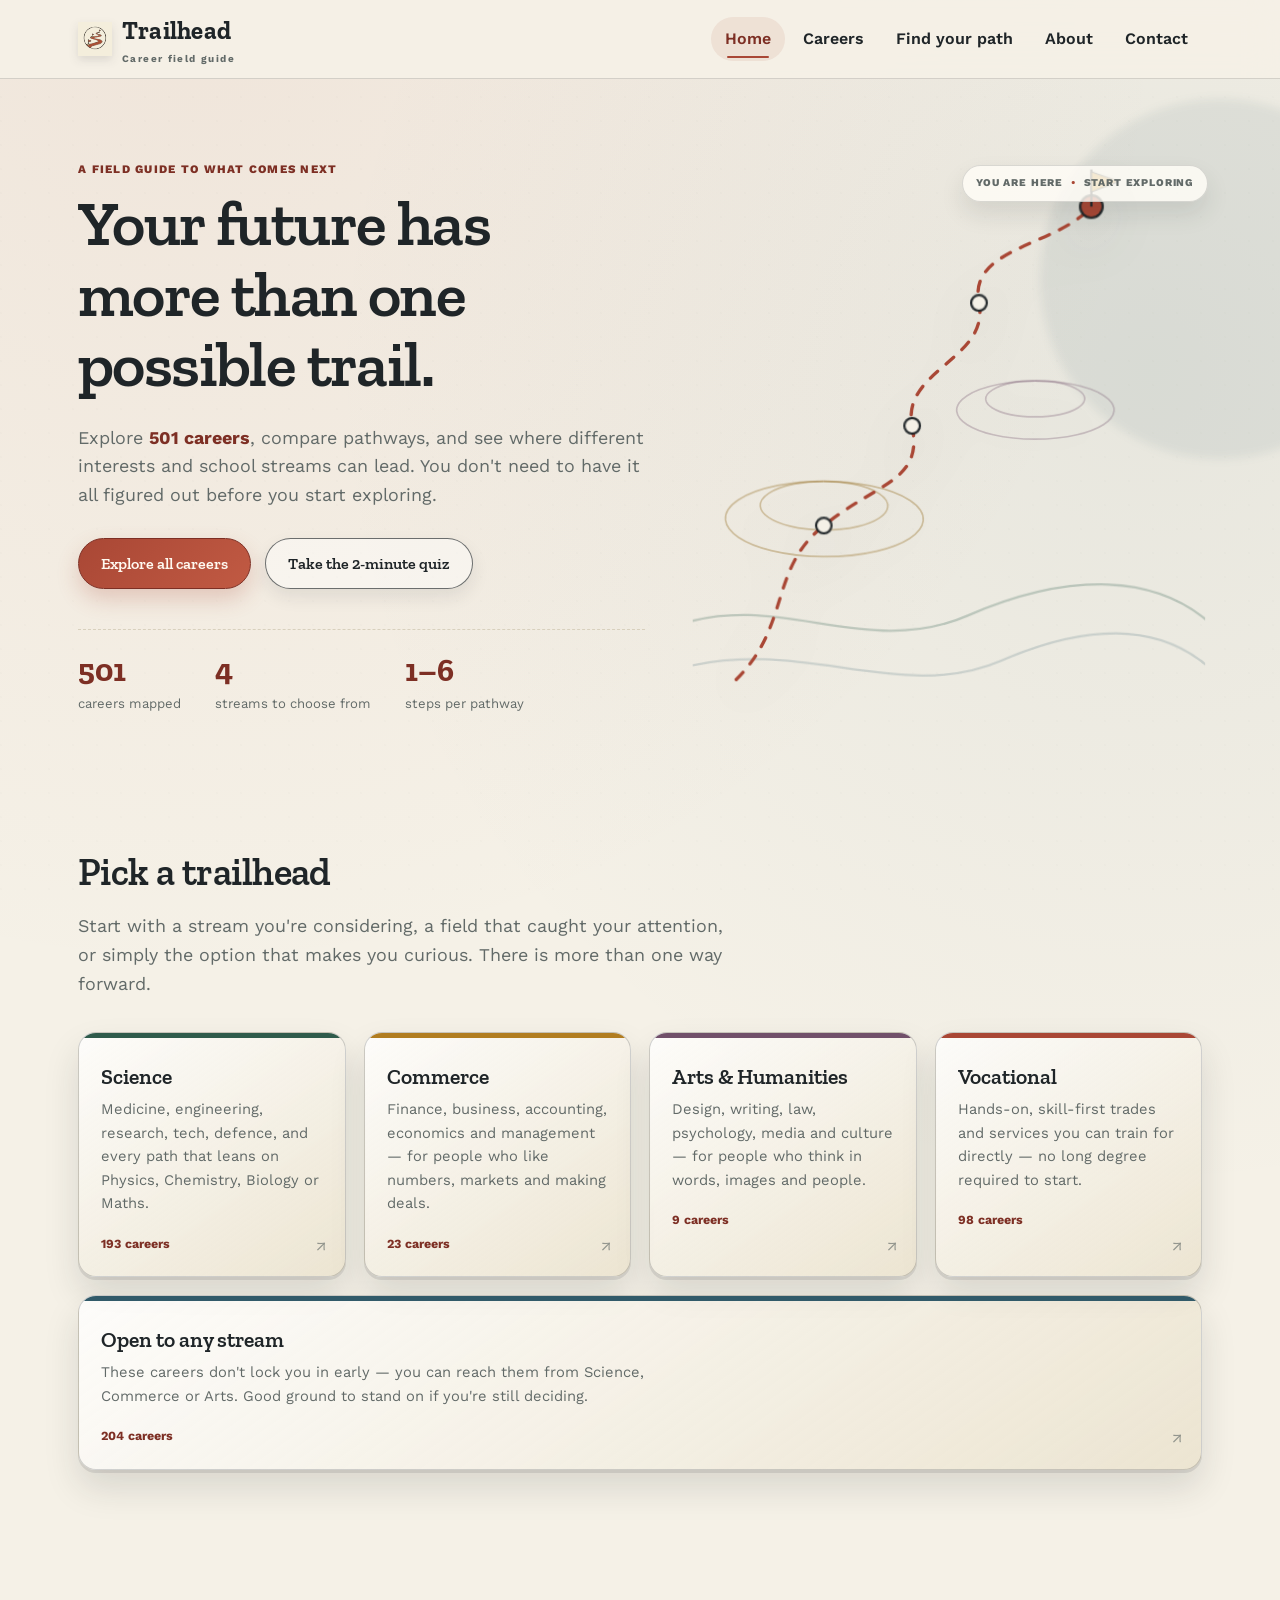
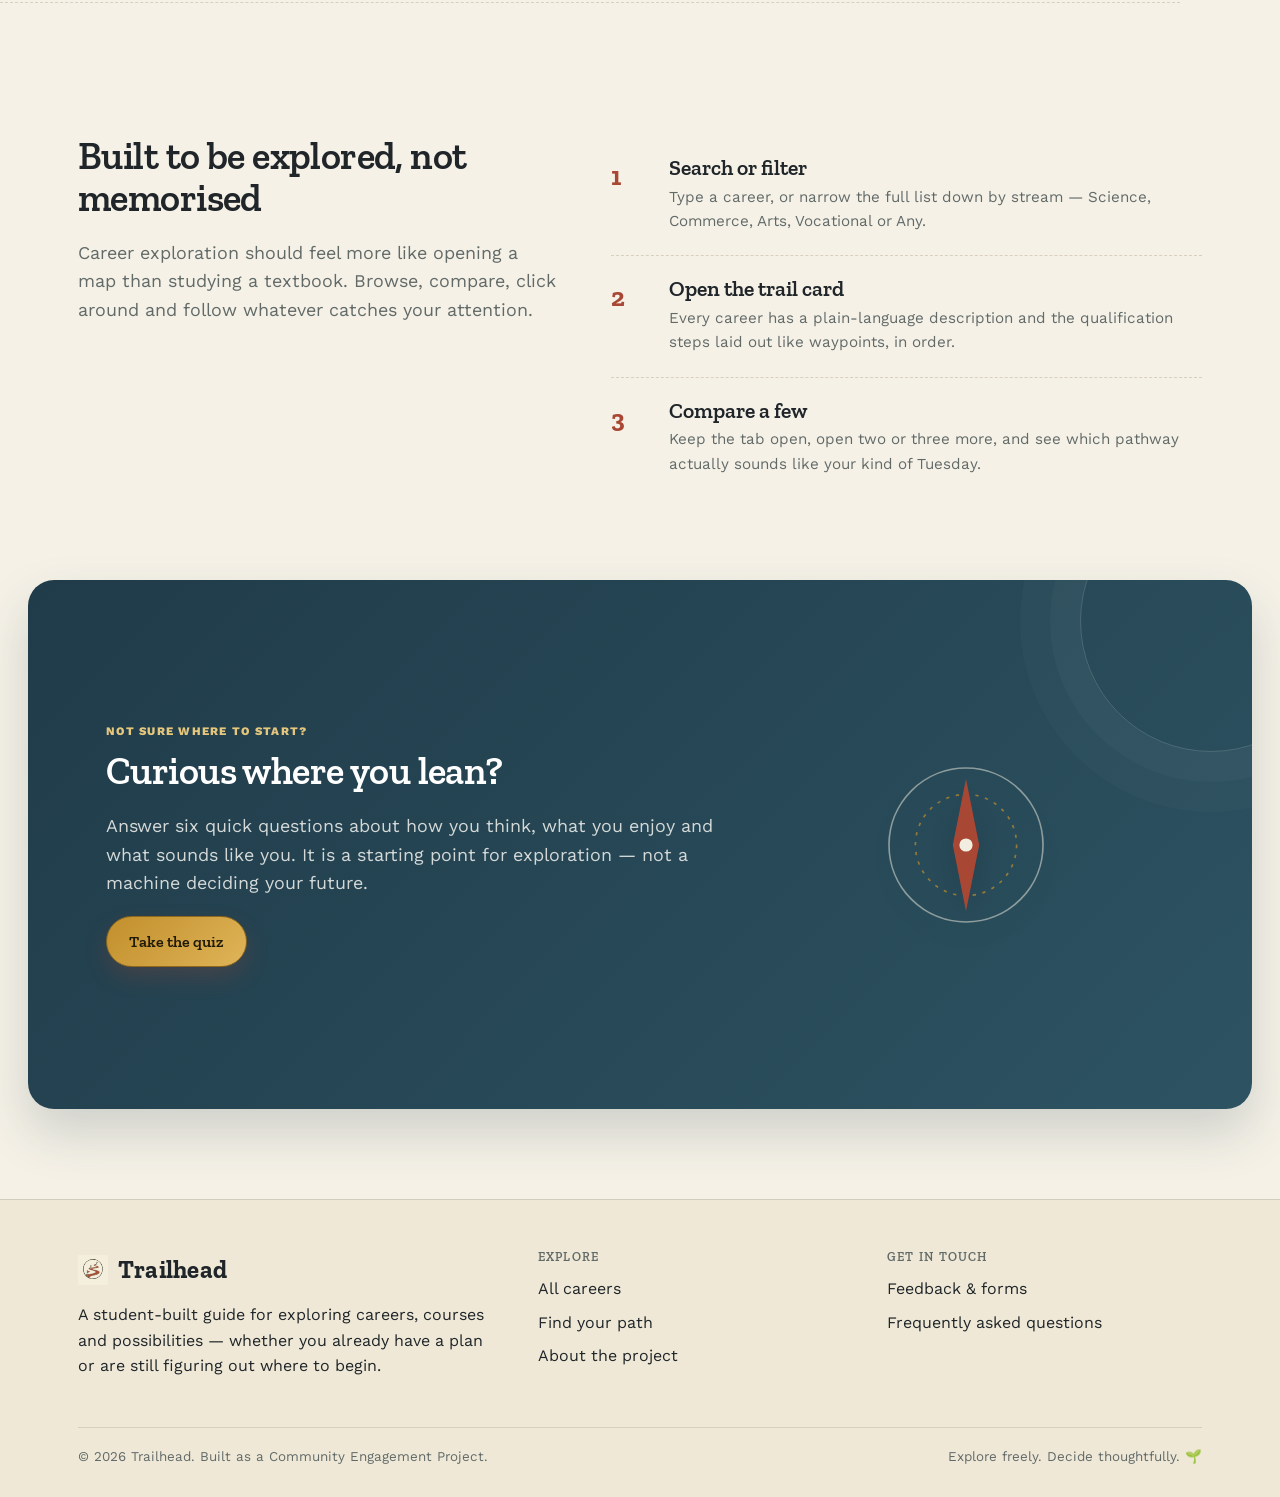
<file: index.html>
<!DOCTYPE html>
<html lang="en">
<head>
<meta charset="UTF-8">
<meta name="viewport" content="width=device-width, initial-scale=1.0">
<title>Trailhead — Explore careers and find your direction</title>
<meta name="description" content="Trailhead is a student-friendly field guide to hundreds of careers, pathways and possibilities — made to help you explore before you decide.">
<link rel="icon" href="assets/favicon.svg" type="image/svg+xml">
<link rel="preconnect" href="https://fonts.googleapis.com">
<link href="https://fonts.googleapis.com/css2?family=Zilla+Slab:wght@400;500;600;700&family=Work+Sans:wght@400;500;600;700&display=swap" rel="stylesheet">
<link rel="stylesheet" href="css/style.css">
<link rel="stylesheet" href="css/home.css">
</head>
<body>
<a class="skip-link" href="#main">Skip to content</a>

<header class="site-header">
  <div class="container">
    <a href="index.html" class="brand">
      <img class="brand-mark" src="assets/favicon.svg" width="34" height="34" alt="" aria-hidden="true">
      <span class="brand-text">Trailhead<small>Career field guide</small></span>
    </a>
    <button class="nav-toggle" aria-label="Toggle menu" aria-expanded="false"><span></span></button>
    <nav class="main-nav" aria-label="Primary">
      <ul>
        <li><a href="index.html">Home</a></li>
        <li><a href="careers.html">Careers</a></li>
        <li><a href="quiz.html">Find your path</a></li>
        <li><a href="about.html">About</a></li>
        <li><a href="contact.html">Contact</a></li>
      </ul>
    </nav>
  </div>
</header>

<main id="main">

  <!-- ============ HERO ============ -->
  <section class="hero">
    <div class="container hero-grid">
      <div class="hero-copy">
        <span class="eyebrow-plain">A field guide to what comes next</span>
        <h1>Your future has<br>more than one<br>possible trail.</h1>
        <p class="lede">Explore <strong><span data-career-count>500</span> careers</strong>, compare pathways, and see where different interests and school streams can lead. You don't need to have it all figured out before you start exploring.</p>
        <div class="hero-actions">
          <a href="careers.html" class="btn btn-solid">Explore all careers</a>
          <a href="quiz.html" class="btn btn-ghost">Take the 2-minute quiz</a>
        </div>
        <dl class="hero-stats">
          <div><dt data-career-count>500</dt><dd>careers mapped</dd></div>
          <div><dt>4</dt><dd>streams to choose from</dd></div>
          <div><dt>1–6</dt><dd>steps per pathway</dd></div>
        </dl>
      </div>

      <div class="hero-art" aria-hidden="true"><span class="hero-floating-note">YOU ARE HERE <b>•</b> START EXPLORING</span>
        <svg viewBox="0 0 460 520" class="hero-svg">
          <path class="contour c1" d="M-10 430 C 80 400, 160 460, 250 420 S 420 380, 470 430 L 470 540 L -10 540 Z"/>
          <path class="contour c2" d="M-10 470 C 100 440, 190 500, 280 460 S 430 430, 470 470 L 470 540 L -10 540 Z"/>
          <path class="ring r1" d="M120 300 a90 34 0 1 0 0.1 0"/>
          <path class="ring r2" d="M120 300 a58 22 0 1 0 0.1 0"/>
          <path class="ring r3" d="M310 210 a70 26 0 1 0 0.1 0"/>
          <path class="ring r4" d="M310 210 a44 16 0 1 0 0.1 0"/>

          <path class="trail" d="M40 480 C 90 430, 70 380, 120 340 S 210 300, 200 250 S 270 190, 260 140 S 330 90, 360 55"/>

          <g class="waypoint wp1"><circle cx="120" cy="340" r="7"/></g>
          <g class="waypoint wp2"><circle cx="200" cy="250" r="7"/></g>
          <g class="waypoint wp3"><circle cx="260" cy="140" r="7"/></g>
          <g class="waypoint wp-final">
            <circle cx="360" cy="55" r="10"/>
            <path d="M360 55 L360 22" class="flagpole"/>
            <path d="M360 24 L384 33 L360 42 Z" class="flag"/>
          </g>
        </svg>
      </div>
    </div>
  </section>

  <!-- ============ TRAILHEADS (streams) ============ -->
  <section class="section streams">
    <div class="container">
      <h2>Pick a trailhead</h2>
      <p class="lede">Start with a stream you're considering, a field that caught your attention, or simply the option that makes you curious. There is more than one way forward.</p>

      <div class="stream-grid">
        <a class="stream-card" data-stream="Science" href="careers.html?stream=Science">
          <span class="stream-card-bar"></span>
          <h3>Science</h3>
          <p>Medicine, engineering, research, tech, defence, and every path that leans on Physics, Chemistry, Biology or Maths.</p>
          <span class="stream-count" data-stream-count="Science">193 careers</span>
        </a>
        <a class="stream-card" data-stream="Commerce" href="careers.html?stream=Commerce">
          <span class="stream-card-bar"></span>
          <h3>Commerce</h3>
          <p>Finance, business, accounting, economics and management — for people who like numbers, markets and making deals.</p>
          <span class="stream-count" data-stream-count="Commerce">23 careers</span>
        </a>
        <a class="stream-card" data-stream="Arts" href="careers.html?stream=Arts">
          <span class="stream-card-bar"></span>
          <h3>Arts &amp; Humanities</h3>
          <p>Design, writing, law, psychology, media and culture — for people who think in words, images and people.</p>
          <span class="stream-count" data-stream-count="Arts">9 careers</span>
        </a>
        <a class="stream-card" data-stream="Vocational" href="careers.html?stream=Vocational">
          <span class="stream-card-bar"></span>
          <h3>Vocational</h3>
          <p>Hands-on, skill-first trades and services you can train for directly — no long degree required to start.</p>
          <span class="stream-count" data-stream-count="Vocational">98 careers</span>
        </a>
        <a class="stream-card wide" data-stream="Any" href="careers.html?stream=Any">
          <span class="stream-card-bar"></span>
          <h3>Open to any stream</h3>
          <p>These careers don't lock you in early — you can reach them from Science, Commerce or Arts. Good ground to stand on if you're still deciding.</p>
          <span class="stream-count" data-stream-count="Any">204 careers</span>
        </a>
      </div>
    </div>
  </section>

  <hr class="rule container">

  <!-- ============ HOW IT WORKS ============ -->
  <section class="section howto">
    <div class="container howto-grid">
      <div class="howto-copy">
        <h2>Built to be explored, not memorised</h2>
        <p class="lede">Career exploration should feel more like opening a map than studying a textbook. Browse, compare, click around and follow whatever catches your attention.</p>
      </div>
      <ol class="howto-steps">
        <li>
          <span class="howto-num">1</span>
          <div>
            <h3>Search or filter</h3>
            <p>Type a career, or narrow the full list down by stream — Science, Commerce, Arts, Vocational or Any.</p>
          </div>
        </li>
        <li>
          <span class="howto-num">2</span>
          <div>
            <h3>Open the trail card</h3>
            <p>Every career has a plain-language description and the qualification steps laid out like waypoints, in order.</p>
          </div>
        </li>
        <li>
          <span class="howto-num">3</span>
          <div>
            <h3>Compare a few</h3>
            <p>Keep the tab open, open two or three more, and see which pathway actually sounds like your kind of Tuesday.</p>
          </div>
        </li>
      </ol>
    </div>
  </section>

  <!-- ============ QUIZ TEASER ============ -->
  <section class="section quiz-teaser">
    <div class="container quiz-teaser-inner">
      <div>
        <span class="eyebrow-plain">Not sure where to start?</span>
        <h2>Curious where you lean?</h2>
        <p class="lede">Answer six quick questions about how you think, what you enjoy and what sounds like you. It is a starting point for exploration — not a machine deciding your future.</p>
        <a href="quiz.html" class="btn btn-solid">Take the quiz</a>
      </div>
      <svg class="quiz-teaser-art" viewBox="0 0 200 200" aria-hidden="true">
        <circle cx="100" cy="100" r="70" class="compass-ring"/>
        <circle cx="100" cy="100" r="46" class="compass-ring-inner"/>
        <path d="M100 40 L112 100 L100 160 L88 100 Z" class="compass-needle"/>
        <circle cx="100" cy="100" r="6" class="compass-pin"/>
      </svg>
    </div>
  </section>

</main>

<footer class="site-footer">
  <div class="container">
    <div class="footer-grid">
      <div>
        <div class="brand" style="margin-bottom:12px;">
          <img src="assets/favicon.svg" width="30" height="30" alt="" aria-hidden="true">
          <span class="brand-text">Trailhead</span>
        </div>
        <p>A student-built guide for exploring careers, courses and possibilities — whether you already have a plan or are still figuring out where to begin.</p>
      </div>
      <div>
        <h4>Explore</h4>
        <ul>
          <li><a href="careers.html">All careers</a></li>
          <li><a href="quiz.html">Find your path</a></li>
          <li><a href="about.html">About the project</a></li>
        </ul>
      </div>
      <div>
        <h4>Get in touch</h4>
        <ul>
          <li><a href="contact.html">Feedback &amp; forms</a></li>
          <li><a href="contact.html#faq">Frequently asked questions</a></li>
        </ul>
      </div>
    </div>
    <div class="footer-bottom">
      <span>&copy; <span id="footer-year"></span> Trailhead. Built as a Community Engagement Project.</span>
      <span>Explore freely. Decide thoughtfully. 🌱</span>
    </div>
  </div>
</footer>

<script src="js/data.js"></script>
<script src="js/main.js"></script>
<script src="js/home.js"></script>
</body>
</html>
</file>
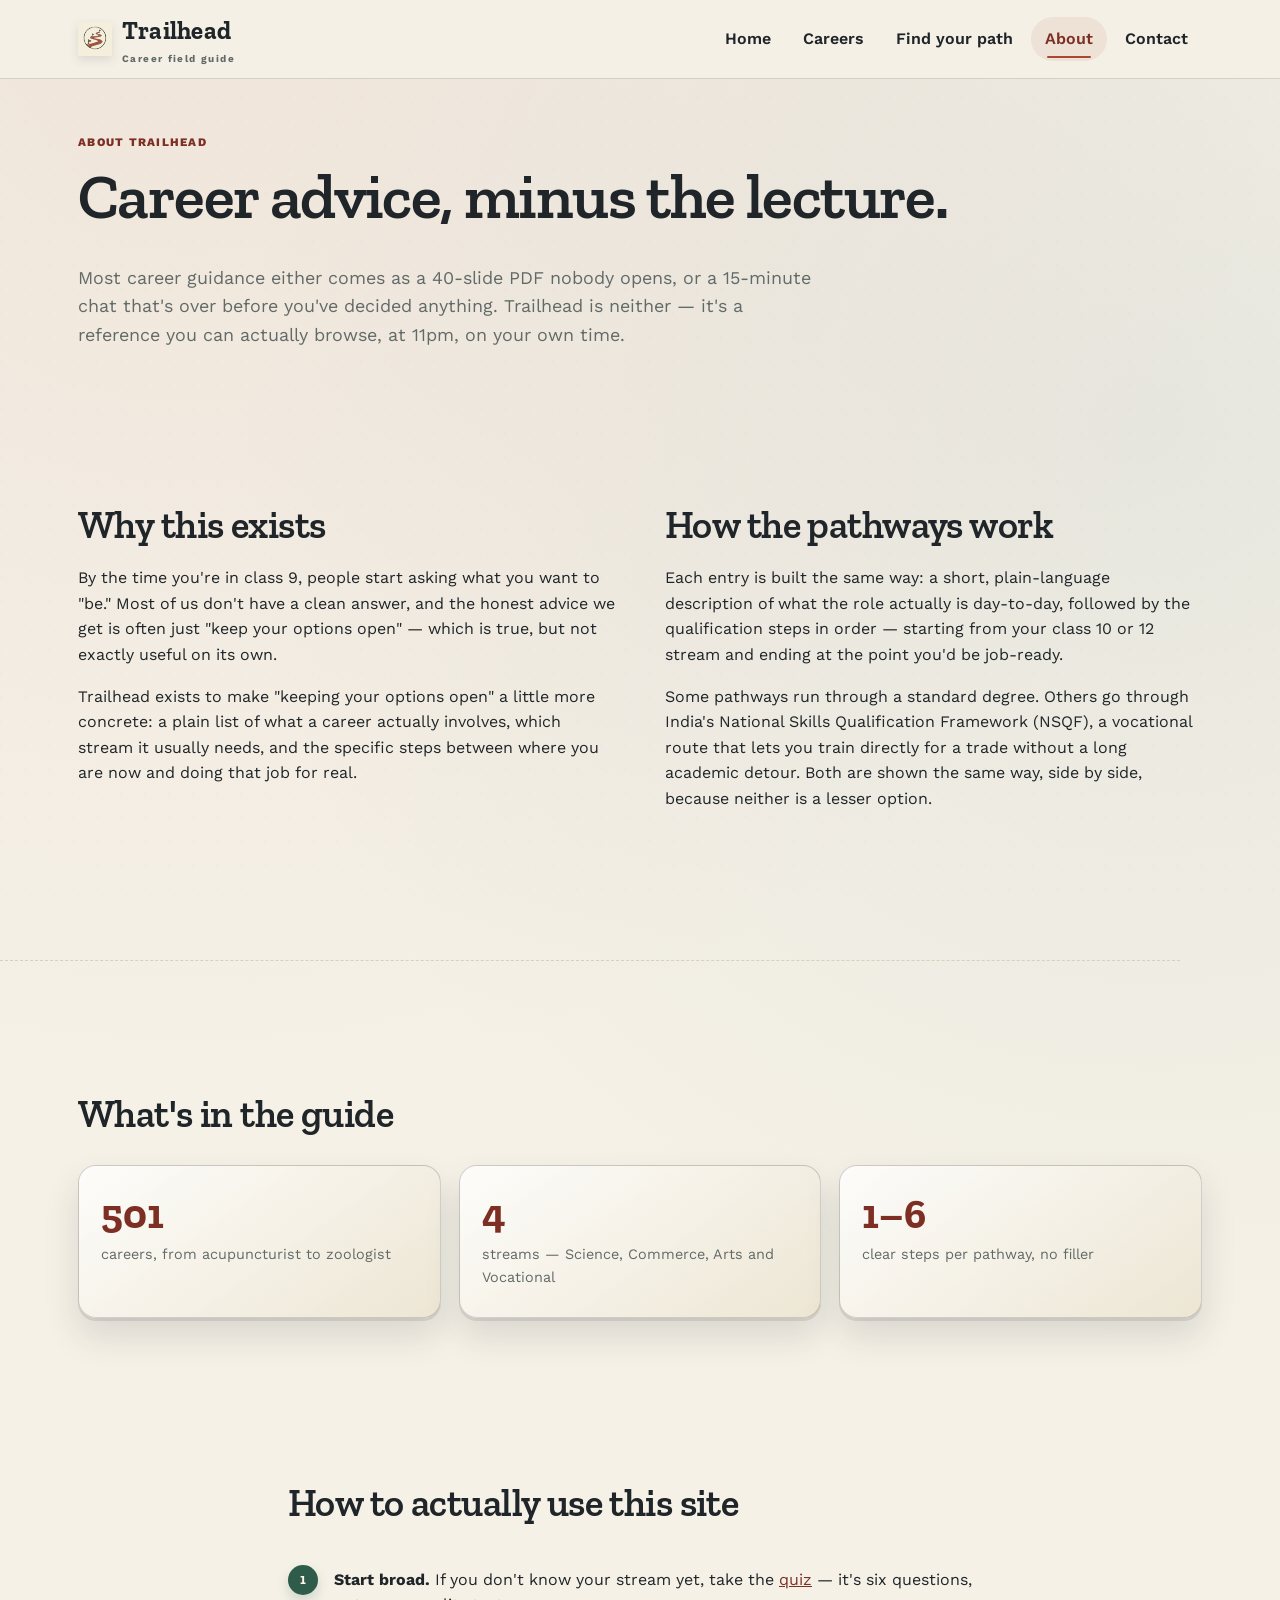
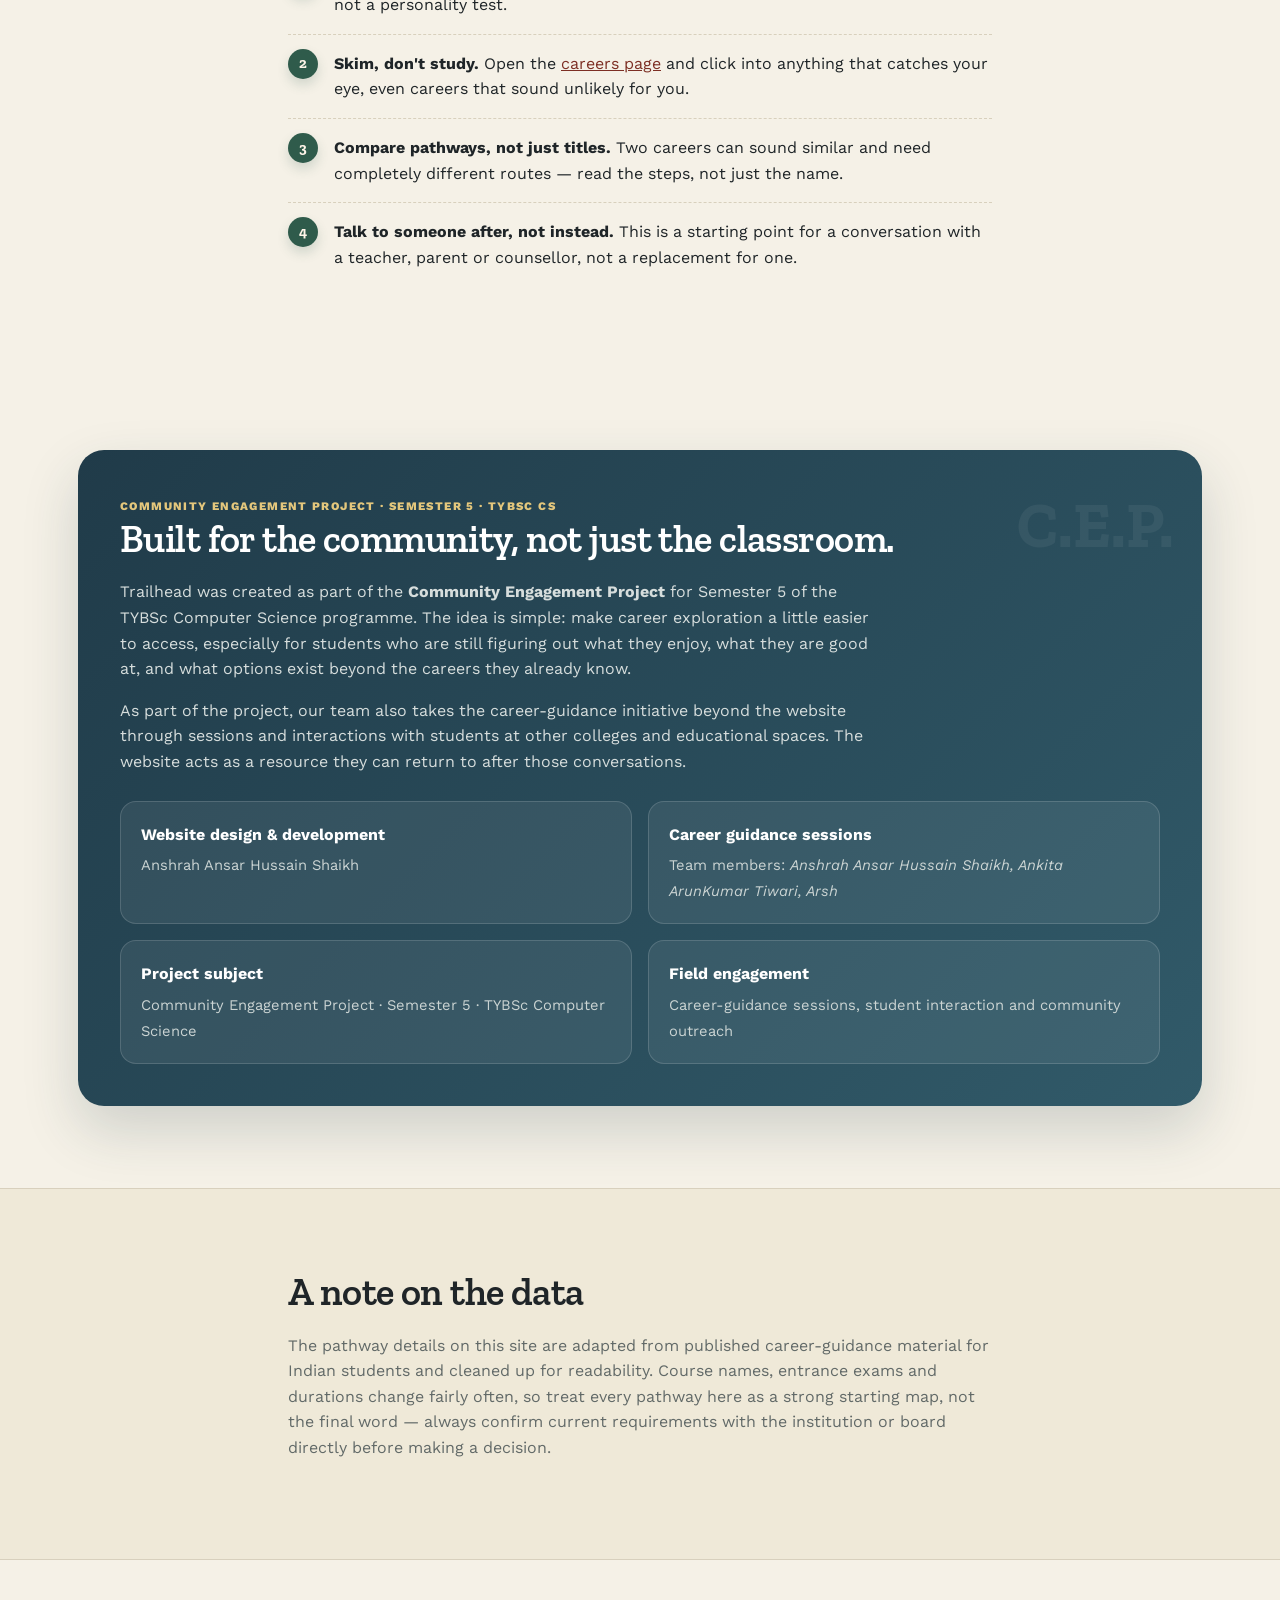
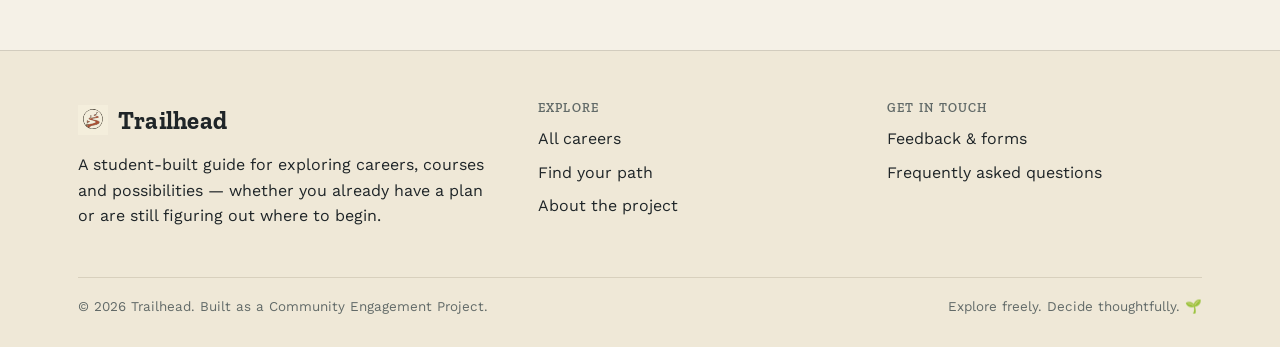
<file: about.html>
<!DOCTYPE html>
<html lang="en">
<head>
<meta charset="UTF-8">
<meta name="viewport" content="width=device-width, initial-scale=1.0">
<title>About — Trailhead</title>
<meta name="description" content="Why Trailhead exists, how the pathways were put together, and how to get the most out of it.">
<link rel="icon" href="assets/favicon.svg" type="image/svg+xml">
<link rel="preconnect" href="https://fonts.googleapis.com">
<link href="https://fonts.googleapis.com/css2?family=Zilla+Slab:wght@400;500;600;700&family=Work+Sans:wght@400;500;600;700&display=swap" rel="stylesheet">
<link rel="stylesheet" href="css/style.css">
<link rel="stylesheet" href="css/about.css">
</head>
<body>
<a class="skip-link" href="#main">Skip to content</a>

<header class="site-header">
  <div class="container">
    <a href="index.html" class="brand">
      <img class="brand-mark" src="assets/favicon.svg" width="34" height="34" alt="" aria-hidden="true">
      <span class="brand-text">Trailhead<small>Career field guide</small></span>
    </a>
    <button class="nav-toggle" aria-label="Toggle menu" aria-expanded="false"><span></span></button>
    <nav class="main-nav" aria-label="Primary">
      <ul>
        <li><a href="index.html">Home</a></li>
        <li><a href="careers.html">Careers</a></li>
        <li><a href="quiz.html">Find your path</a></li>
        <li><a href="about.html">About</a></li>
        <li><a href="contact.html">Contact</a></li>
      </ul>
    </nav>
  </div>
</header>

<main id="main">

  <section class="section-tight about-hero">
    <div class="container">
      <span class="eyebrow-plain">About Trailhead</span>
      <h1>Career advice, minus the lecture.</h1>
      <p class="lede">Most career guidance either comes as a 40-slide PDF nobody opens, or a 15-minute chat that's over before you've decided anything. Trailhead is neither — it's a reference you can actually browse, at 11pm, on your own time.</p>
    </div>
  </section>

  <section class="section about-story">
    <div class="container about-grid">
      <div>
        <h2>Why this exists</h2>
        <p>By the time you're in class 9, people start asking what you want to "be." Most of us don't have a clean answer, and the honest advice we get is often just "keep your options open" — which is true, but not exactly useful on its own.</p>
        <p>Trailhead exists to make "keeping your options open" a little more concrete: a plain list of what a career actually involves, which stream it usually needs, and the specific steps between where you are now and doing that job for real.</p>
      </div>
      <div>
        <h2>How the pathways work</h2>
        <p>Each entry is built the same way: a short, plain-language description of what the role actually is day-to-day, followed by the qualification steps in order — starting from your class 10 or 12 stream and ending at the point you'd be job-ready.</p>
        <p>Some pathways run through a standard degree. Others go through India's National Skills Qualification Framework (NSQF), a vocational route that lets you train directly for a trade without a long academic detour. Both are shown the same way, side by side, because neither is a lesser option.</p>
      </div>
    </div>
  </section>

  <hr class="rule container">

  <section class="section about-numbers">
    <div class="container">
      <h2>What's in the guide</h2>
      <div class="numbers-grid">
        <div class="number-card">
          <span class="number-big" data-career-count>500</span>
          <span class="number-label">careers, from acupuncturist to zoologist</span>
        </div>
        <div class="number-card">
          <span class="number-big">4</span>
          <span class="number-label">streams — Science, Commerce, Arts and Vocational</span>
        </div>
        <div class="number-card">
          <span class="number-big">1–6</span>
          <span class="number-label">clear steps per pathway, no filler</span>
        </div>
      </div>
    </div>
  </section>

  <section class="section about-use">
    <div class="container about-use-inner">
      <h2>How to actually use this site</h2>
      <ol class="use-steps">
        <li><strong>Start broad.</strong> If you don't know your stream yet, take the <a href="quiz.html">quiz</a> — it's six questions, not a personality test.</li>
        <li><strong>Skim, don't study.</strong> Open the <a href="careers.html">careers page</a> and click into anything that catches your eye, even careers that sound unlikely for you.</li>
        <li><strong>Compare pathways, not just titles.</strong> Two careers can sound similar and need completely different routes — read the steps, not just the name.</li>
        <li><strong>Talk to someone after, not instead.</strong> This is a starting point for a conversation with a teacher, parent or counsellor, not a replacement for one.</li>
      </ol>
    </div>
  </section>


  <section class="section project-section">
    <div class="container">
      <div class="project-card">
        <span class="project-kicker">Community Engagement Project · Semester 5 · TYBSc CS</span>
        <h2>Built for the community, not just the classroom.</h2>
        <p>Trailhead was created as part of the <strong>Community Engagement Project</strong> for Semester 5 of the TYBSc Computer Science programme. The idea is simple: make career exploration a little easier to access, especially for students who are still figuring out what they enjoy, what they are good at, and what options exist beyond the careers they already know.</p>
        <p>As part of the project, our team also takes the career-guidance initiative beyond the website through sessions and interactions with students at other colleges and educational spaces. The website acts as a resource they can return to after those conversations.</p>

        <div class="credits-grid">
          <div class="credit-card">
            <strong>Website design &amp; development</strong>
            <span>Anshrah Ansar Hussain Shaikh</span>
          </div>
          <div class="credit-card">
            <strong>Career guidance sessions</strong>
            <span>Team members: <em>Anshrah Ansar Hussain Shaikh, Ankita ArunKumar Tiwari, Arsh</em></span>
          </div>
          <div class="credit-card">
            <strong>Project subject</strong>
            <span>Community Engagement Project · Semester 5 · TYBSc Computer Science</span>
          </div>
          <div class="credit-card">
            <strong>Field engagement</strong>
            <span>Career-guidance sessions, student interaction and community outreach</span>
          </div>
        </div>
      </div>
    </div>
  </section>

  <section class="section about-note">
    <div class="container about-note-inner">
      <h2>A note on the data</h2>
      <p>The pathway details on this site are adapted from published career-guidance material for Indian students and cleaned up for readability. Course names, entrance exams and durations change fairly often, so treat every pathway here as a strong starting map, not the final word — always confirm current requirements with the institution or board directly before making a decision.</p>
    </div>
  </section>

</main>

<footer class="site-footer">
  <div class="container">
    <div class="footer-grid">
      <div>
        <div class="brand" style="margin-bottom:12px;">
          <img src="assets/favicon.svg" width="30" height="30" alt="" aria-hidden="true">
          <span class="brand-text">Trailhead</span>
        </div>
        <p>A student-built guide for exploring careers, courses and possibilities — whether you already have a plan or are still figuring out where to begin.</p>
      </div>
      <div>
        <h4>Explore</h4>
        <ul>
          <li><a href="careers.html">All careers</a></li>
          <li><a href="quiz.html">Find your path</a></li>
          <li><a href="about.html">About the project</a></li>
        </ul>
      </div>
      <div>
        <h4>Get in touch</h4>
        <ul>
          <li><a href="contact.html">Feedback &amp; forms</a></li>
          <li><a href="contact.html#faq">Frequently asked questions</a></li>
        </ul>
      </div>
    </div>
    <div class="footer-bottom">
      <span>&copy; <span id="footer-year"></span> Trailhead. Built as a Community Engagement Project.</span>
      <span>Explore freely. Decide thoughtfully. 🌱</span>
    </div>
  </div>
</footer>

<script src="js/data.js"></script>
<script src="js/main.js"></script>
</body>
</html>
</file>
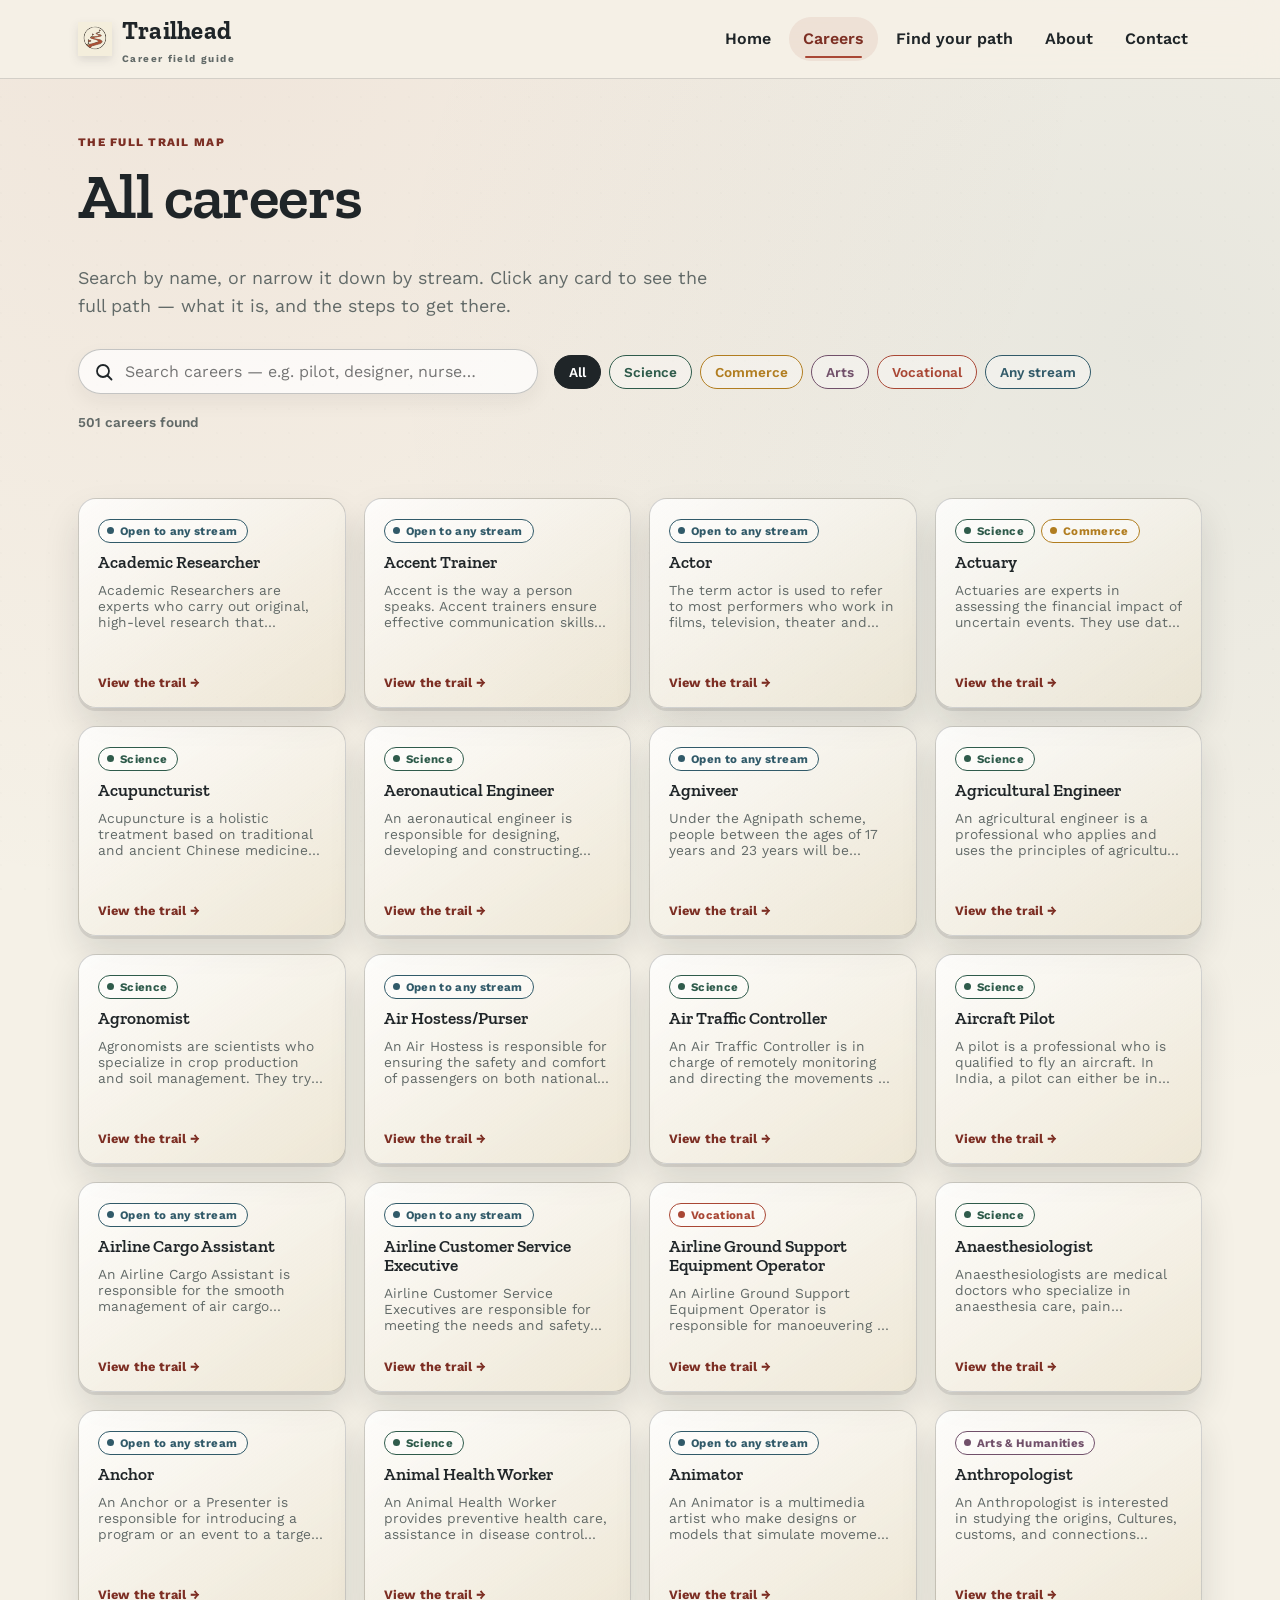
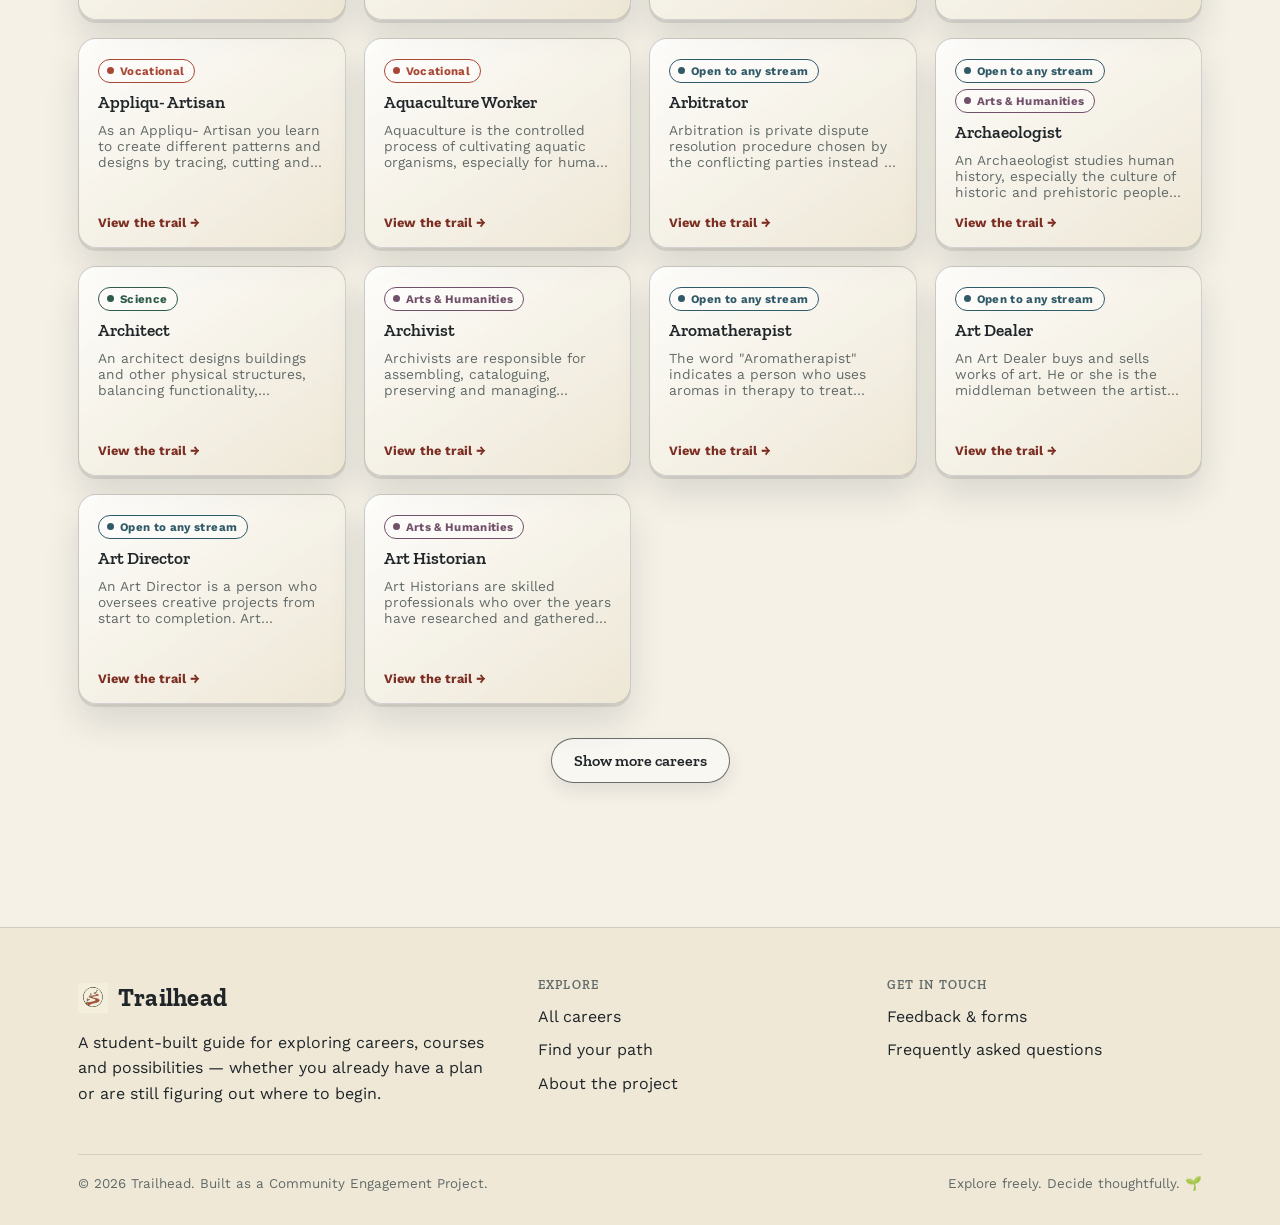
<file: careers.html>
<!DOCTYPE html>
<html lang="en">
<head>
<meta charset="UTF-8">
<meta name="viewport" content="width=device-width, initial-scale=1.0">
<title>All careers — Trailhead</title>
<meta name="description" content="Search and filter 500+ careers by stream, and see the exact qualification steps for each one.">
<link rel="icon" href="assets/favicon.svg" type="image/svg+xml">
<link rel="preconnect" href="https://fonts.googleapis.com">
<link href="https://fonts.googleapis.com/css2?family=Zilla+Slab:wght@400;500;600;700&family=Work+Sans:wght@400;500;600;700&display=swap" rel="stylesheet">
<link rel="stylesheet" href="css/style.css">
<link rel="stylesheet" href="css/careers.css">
</head>
<body>
<a class="skip-link" href="#main">Skip to content</a>

<header class="site-header">
  <div class="container">
    <a href="index.html" class="brand">
      <img class="brand-mark" src="assets/favicon.svg" width="34" height="34" alt="" aria-hidden="true">
      <span class="brand-text">Trailhead<small>Career field guide</small></span>
    </a>
    <button class="nav-toggle" aria-label="Toggle menu" aria-expanded="false"><span></span></button>
    <nav class="main-nav" aria-label="Primary">
      <ul>
        <li><a href="index.html">Home</a></li>
        <li><a href="careers.html">Careers</a></li>
        <li><a href="quiz.html">Find your path</a></li>
        <li><a href="about.html">About</a></li>
        <li><a href="contact.html">Contact</a></li>
      </ul>
    </nav>
  </div>
</header>

<main id="main">

  <section class="section-tight careers-head">
    <div class="container">
      <span class="eyebrow-plain">The full trail map</span>
      <h1>All careers</h1>
      <p class="lede">Search by name, or narrow it down by stream. Click any card to see the full path — what it is, and the steps to get there.</p>

      <div class="careers-controls">
        <div class="search-box">
          <svg width="18" height="18" viewBox="0 0 18 18" aria-hidden="true"><circle cx="8" cy="8" r="6" fill="none" stroke="currentColor" stroke-width="1.8"/><line x1="12.5" y1="12.5" x2="16.5" y2="16.5" stroke="currentColor" stroke-width="1.8" stroke-linecap="round"/></svg>
          <input type="search" id="search-input" placeholder="Search careers — e.g. pilot, designer, nurse…" aria-label="Search careers">
        </div>
        <div class="filter-chips" role="group" aria-label="Filter by stream" id="filter-chips">
          <button class="chip chip-any is-active" data-filter="All">All</button>
          <button class="chip tag-science" data-filter="Science">Science</button>
          <button class="chip tag-commerce" data-filter="Commerce">Commerce</button>
          <button class="chip tag-arts" data-filter="Arts">Arts</button>
          <button class="chip tag-vocational" data-filter="Vocational">Vocational</button>
          <button class="chip tag-any" data-filter="Any">Any stream</button>
        </div>
      </div>

      <p class="result-count" id="result-count" aria-live="polite"></p>
    </div>
  </section>

  <section class="section-tight">
    <div class="container">
      <div id="careers-grid" class="careers-grid"></div>
      <p id="empty-state" class="empty-state" hidden>
        No careers match that search. Try a different word, or <button type="button" class="link-btn" id="clear-filters">clear your filters</button>.
      </p>
      <div class="load-more-wrap">
        <button class="btn btn-ghost" id="load-more" hidden>Show more careers</button>
      </div>
    </div>
  </section>

</main>

<!-- ============ CAREER DETAIL MODAL ============ -->
<div class="modal-backdrop" id="modal-backdrop" hidden>
  <div class="modal" role="dialog" aria-modal="true" aria-labelledby="modal-title" id="modal">
    <button class="modal-close" id="modal-close" aria-label="Close">&times;</button>
    <div class="modal-tags" id="modal-tags"></div>
    <h2 id="modal-title"></h2>
    <p id="modal-description"></p>
    <h3 class="modal-subhead">How to get there</h3>
    <ol class="trail-steps" id="modal-steps"></ol>
  </div>
</div>

<footer class="site-footer">
  <div class="container">
    <div class="footer-grid">
      <div>
        <div class="brand" style="margin-bottom:12px;">
          <img src="assets/favicon.svg" width="30" height="30" alt="" aria-hidden="true">
          <span class="brand-text">Trailhead</span>
        </div>
        <p>A student-built guide for exploring careers, courses and possibilities — whether you already have a plan or are still figuring out where to begin.</p>
      </div>
      <div>
        <h4>Explore</h4>
        <ul>
          <li><a href="careers.html">All careers</a></li>
          <li><a href="quiz.html">Find your path</a></li>
          <li><a href="about.html">About the project</a></li>
        </ul>
      </div>
      <div>
        <h4>Get in touch</h4>
        <ul>
          <li><a href="contact.html">Feedback &amp; forms</a></li>
          <li><a href="contact.html#faq">Frequently asked questions</a></li>
        </ul>
      </div>
    </div>
    <div class="footer-bottom">
      <span>&copy; <span id="footer-year"></span> Trailhead. Built as a Community Engagement Project.</span>
      <span>Explore freely. Decide thoughtfully. 🌱</span>
    </div>
  </div>
</footer>

<script src="js/data.js"></script>
<script src="js/main.js"></script>
<script src="js/careers.js"></script>
</body>
</html>
</file>
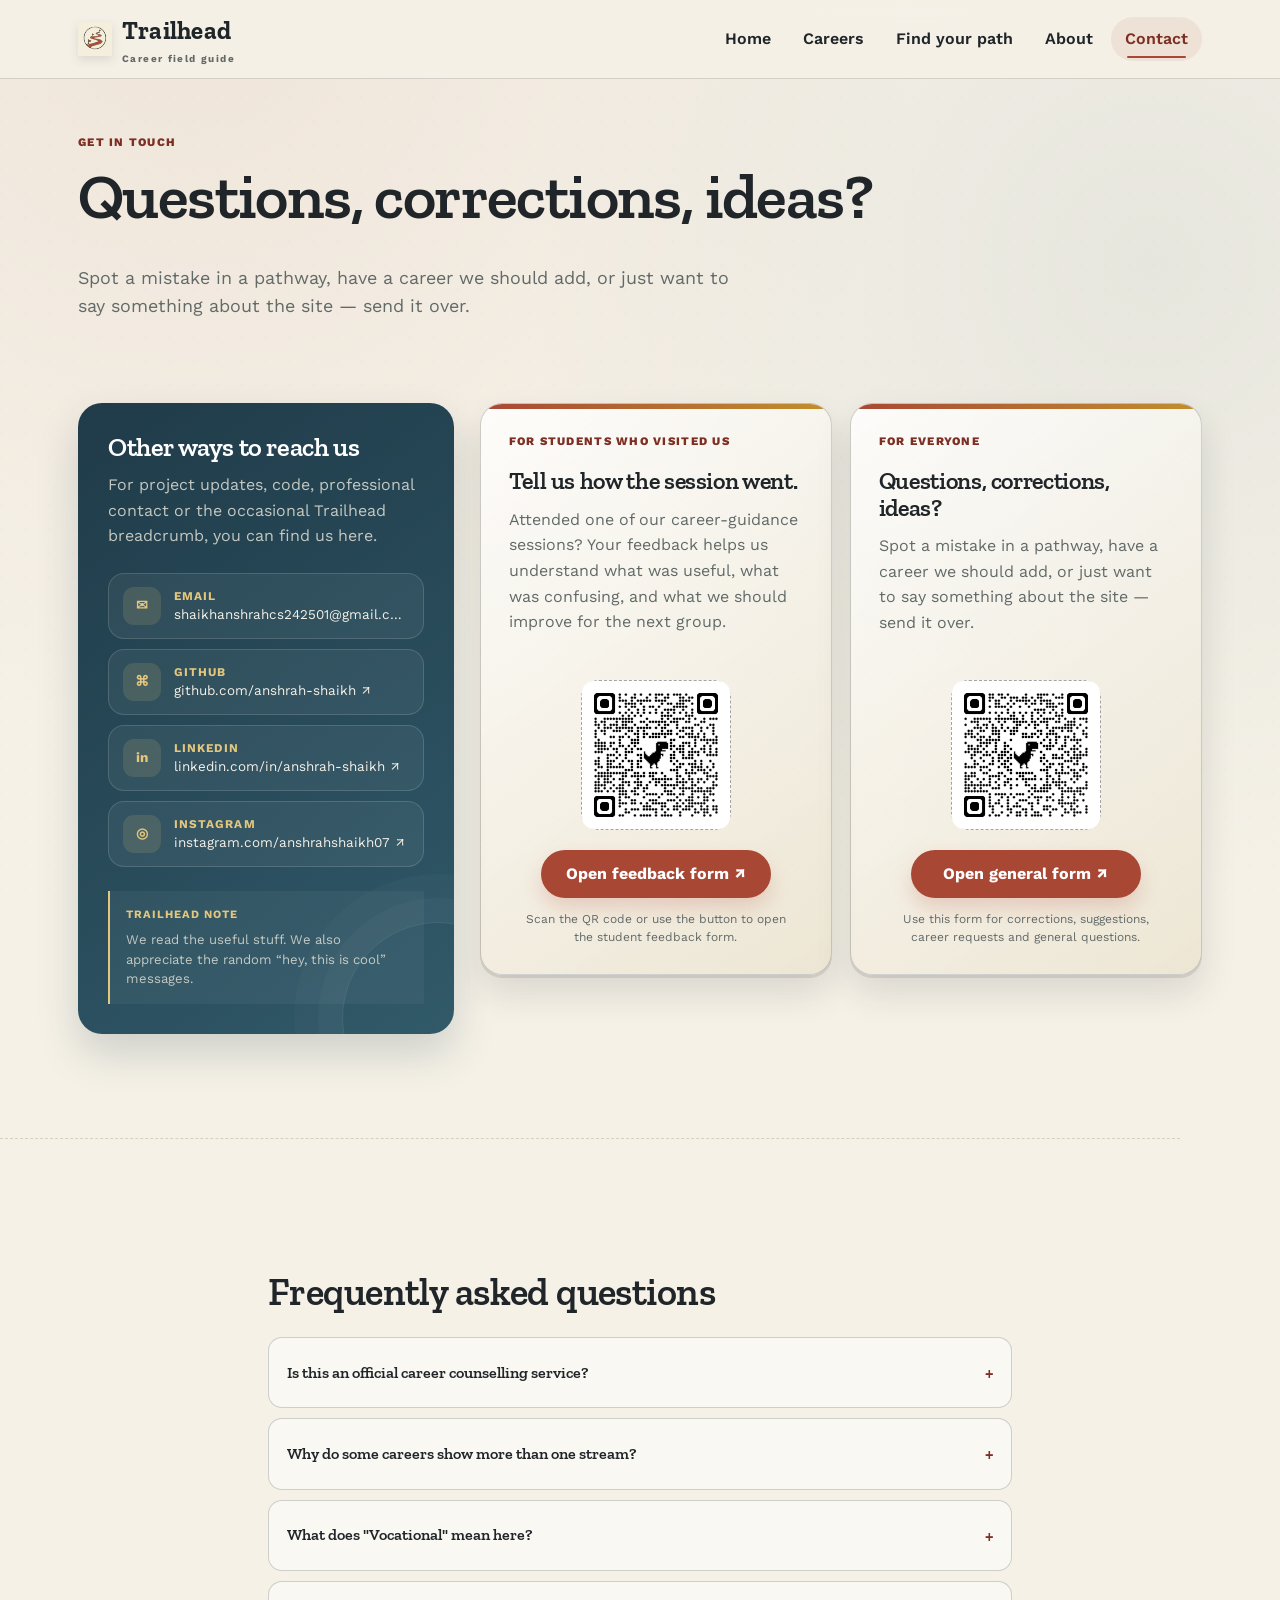
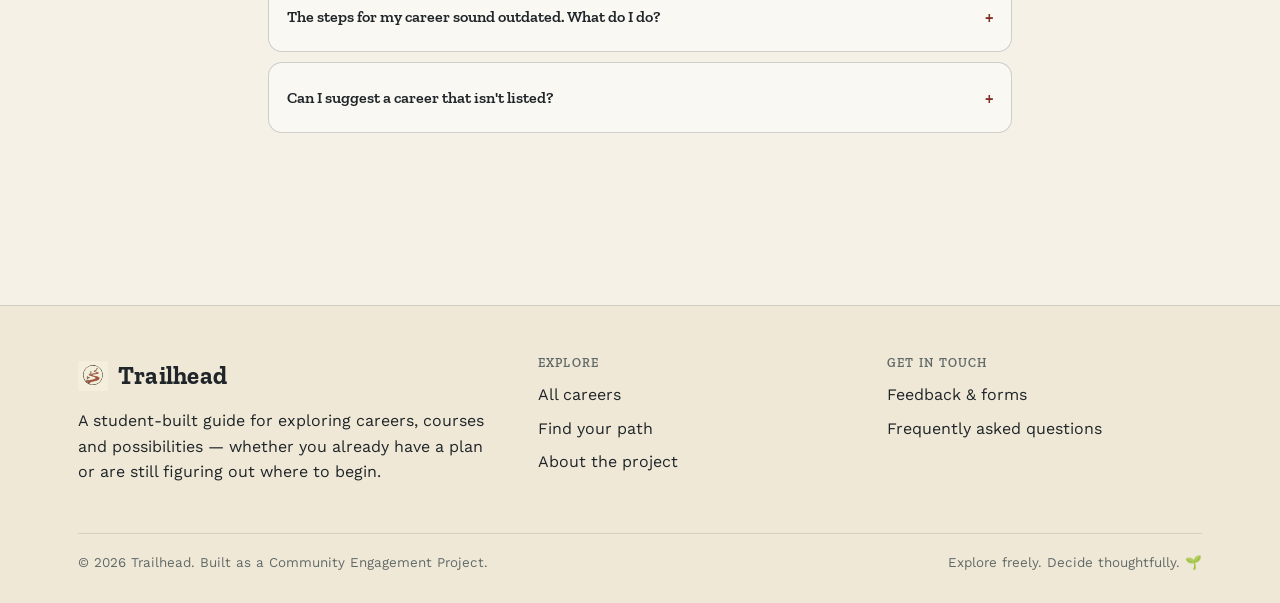
<file: contact.html>
<!DOCTYPE html>
<html lang="en">

<head>
    <meta charset="UTF-8">
    <meta name="viewport" content="width=device-width, initial-scale=1.0">

    <title>Contact — Trailhead</title>

    <meta
        name="description"
        content="Get in touch with the Trailhead team, or check the frequently asked questions."
    >

    <link rel="icon" href="assets/favicon.svg" type="image/svg+xml">

    <!-- Fonts -->
    <link rel="preconnect" href="https://fonts.googleapis.com">
    <link
        href="https://fonts.googleapis.com/css2?family=Zilla+Slab:wght@400;500;600;700&family=Work+Sans:wght@400;500;600;700&display=swap"
        rel="stylesheet"
    >

    <!-- Main styles -->
    <link rel="stylesheet" href="css/style.css">
    <link rel="stylesheet" href="css/contact.css">
</head>


<body>

    <!-- =====================================================
         SKIP LINK
         ===================================================== -->

    <a class="skip-link" href="#main">
        Skip to content
    </a>


    <!-- =====================================================
         HEADER
         ===================================================== -->

    <header class="site-header">

        <div class="container">

            <a href="index.html" class="brand">

                <img class="brand-mark" src="assets/favicon.svg" width="34" height="34" alt="" aria-hidden="true">

                <span class="brand-text">
                    Trailhead
                    <small>Career field guide</small>
                </span>

            </a>


            <button
                class="nav-toggle"
                aria-label="Toggle menu"
                aria-expanded="false"
            >
                <span></span>
            </button>


            <nav class="main-nav" aria-label="Primary">

                <ul>

                    <li>
                        <a href="index.html">
                            Home
                        </a>
                    </li>

                    <li>
                        <a href="careers.html">
                            Careers
                        </a>
                    </li>

                    <li>
                        <a href="quiz.html">
                            Find your path
                        </a>
                    </li>

                    <li>
                        <a href="about.html">
                            About
                        </a>
                    </li>

                    <li>
                        <a href="contact.html">
                            Contact
                        </a>
                    </li>

                </ul>

            </nav>

        </div>

    </header>


    <!-- =====================================================
         MAIN CONTENT
         ===================================================== -->

    <main id="main">


        <!-- =================================================
             INTRO
             ================================================= -->

        <section class="section-tight contact-head">

            <div class="container">

                <span class="eyebrow-plain">
                    Get in touch
                </span>

                <h1>
                    Questions, corrections, ideas?
                </h1>

                <p class="lede">
                    Spot a mistake in a pathway, have a career we should add,
                    or just want to say something about the site — send it over.
                </p>

            </div>

        </section>



        <!-- =================================================
             CONTACT CONTENT
             ================================================= -->

        <section class="section-tight">

            <div class="container contact-grid">


                <!-- =========================================
                     OTHER WAYS TO REACH US
                     ========================================= -->

                      <aside class="contact-aside">

                          <h2>
                              Other ways to reach us
                          </h2>

                          <p>
                              For project updates, code, professional contact
                              or the occasional Trailhead breadcrumb, you can find us here.
                          </p>


                          <div class="contact-links">

                              <!-- Email -->

                              <a
                                  class="contact-link"
                                  href="shaikhanshrahcs242501@gmail.com"
                                  aria-label="Email Trailhead"
                              >

                                  <span class="contact-link-icon">
                                      ✉
                                  </span>

                                  <span class="contact-link-copy">

                                      <strong>
                                          Email
                                      </strong>

                                      <span>
                                          shaikhanshrahcs242501@gmail.com ↗
                                      </span>

                                  </span>

                              </a>


                              <!-- GitHub -->

                              <a
                                  class="contact-link"
                                  href="https://github.com/anshrah-shaikh"
                                  aria-label="Trailhead GitHub"
                              >

                                  <span class="contact-link-icon">
                                      ⌘
                                  </span>

                                  <span class="contact-link-copy">

                                      <strong>
                                          GitHub
                                      </strong>

                                      <span>
                                          github.com/anshrah-shaikh ↗
                                      </span>

                                  </span>

                              </a>


                              <!-- LinkedIn -->

                              <a
                                  class="contact-link"
                                  href="https://www.linkedin.com/in/anshrah-shaikh-1b0319371?utm_source=share_via&utm_content=profile&utm_medium=member_android"
                                  aria-label="Trailhead LinkedIn"
                              >

                                  <span class="contact-link-icon">
                                      in
                                  </span>

                                  <span class="contact-link-copy">

                                      <strong>
                                          LinkedIn
                                      </strong>

                                      <span>
                                          linkedin.com/in/anshrah-shaikh ↗
                                      </span>

                                  </span>

                              </a>


                              <!-- Instagram -->

                              <a
                                  class="contact-link"
                                  href="https://www.instagram.com/anshrahshaikh07?stkn=N2RnY2Vtb3lvaGRv"
                                  aria-label="Trailhead Instagram"
                              >

                                  <span class="contact-link-icon">
                                      ◎
                                  </span>

                                  <span class="contact-link-copy">

                                      <strong>
                                          Instagram
                                      </strong>

                                      <span>
                                          instagram.com/anshrahshaikh07 ↗
                                      </span>

                                  </span>

                              </a>

                          </div>


                          <!-- Trailhead note -->

                          <div class="contact-note">

                              <span>
                                  Trailhead note
                              </span>

                              <p>
                                  We read the useful stuff. We also appreciate
                                  the random “hey, this is cool” messages.
                              </p>

                          </div>

                      </aside>



                <!-- =========================================
                     FORM CARDS
                     ========================================= -->

                <div class="feedback-panel">

                    <div class="form-cards">


                        <!-- =================================
                             STUDENT FEEDBACK
                             ================================= -->

                        <article class="contact-choice">

                            <span class="eyebrow-plain">
                                For students who visited us
                            </span>

                            <h2>
                                Tell us how the session went.
                            </h2>

                            <p>
                                Attended one of our career-guidance sessions?
                                Your feedback helps us understand what was useful,
                                what was confusing, and what we should improve
                                for the next group.
                            </p>


                            <div class="form-link-card">

                                <div
                                    class="qr-box"
                                    aria-label="Student feedback form QR code"
                                >
                                    <img
                                        src="assets/FeedbackQR.png"
                                        alt="QR code for the student feedback form"
                                    >
                                </div>


                                <a
                                    class="form-link"
                                    href="https://forms.gle/ZFTaTYNncZcueAad7"
                                    target="_blank"
                                    rel="noopener noreferrer"
                                    aria-label="Open student feedback form"
                                >
                                    Open feedback form ↗
                                </a>


                                <p class="qr-hint">
                                    Scan the QR code or use the button
                                    to open the student feedback form.
                                </p>

                            </div>

                        </article>



                        <!-- =================================
                             GENERAL CONTACT
                             ================================= -->

                        <article class="contact-choice">

                            <span class="eyebrow-plain">
                                For everyone
                            </span>

                            <h2>
                                Questions, corrections, ideas?
                            </h2>

                            <p>
                                Spot a mistake in a pathway, have a career
                                we should add, or just want to say something
                                about the site — send it over.
                            </p>


                            <div class="form-link-card">

                                <div
                                    class="qr-box"
                                    aria-label="General contact form QR code"
                                >
                                    <img
                                        src="assets/GeneralQR.png"
                                        alt="QR code for the general Trailhead contact form"
                                    >
                                </div>


                                <a
                                    class="form-link"
                                    href="https://forms.gle/vz9UDre62XBW34g18"
                                    target="_blank"
                                    rel="noopener noreferrer"
                                    aria-label="Open general Trailhead form"
                                >
                                    Open general form ↗
                                </a>


                                <p class="qr-hint">
                                    Use this form for corrections,
                                    suggestions, career requests
                                    and general questions.
                                </p>

                            </div>

                        </article>

                    </div>

                </div>

            </div>

        </section>



        <!-- =================================================
             FAQ
             ================================================= -->

        <hr class="rule container">


        <section class="section" id="faq">

            <div class="container faq-section">

                <h2>
                    Frequently asked questions
                </h2>


                <div class="faq-list">


                    <!-- FAQ 1 -->

                    <details class="faq-item">

                        <summary>
                            Is this an official career counselling service?
                        </summary>

                        <p>
                            No — Trailhead is a student-built reference project.
                            It's a good first stop for exploring options, but for
                            anything binding (subject choices, applications, exams)
                            talk to your school counsellor or a qualified advisor too.
                        </p>

                    </details>



                    <!-- FAQ 2 -->

                    <details class="faq-item">

                        <summary>
                            Why do some careers show more than one stream?
                        </summary>

                        <p>
                            A handful of careers can be reached from more than one
                            stream — for example, an Actuary pathway lists both
                            Science and Commerce, since either combination of subjects
                            can qualify you for it.
                        </p>

                    </details>



                    <!-- FAQ 3 -->

                    <details class="faq-item">

                        <summary>
                            What does "Vocational" mean here?
                        </summary>

                        <p>
                            Vocational careers are trained through India's National
                            Skills Qualification Framework (NSQF) — shorter,
                            skill-first courses that get you job-ready without
                            a full degree. They're a legitimate, often faster
                            route into a trade.
                        </p>

                    </details>



                    <!-- FAQ 4 -->

                    <details class="faq-item">

                        <summary>
                            The steps for my career sound outdated. What do I do?
                        </summary>

                        <p>
                            Entrance exams, course durations and institution names
                            change often. Use the
                            <a href="contact.html">
                                contact form
                            </a>
                            above to flag it, and always double-check specifics
                            with the relevant institution before deciding anything.
                        </p>

                    </details>



                    <!-- FAQ 5 -->

                    <details class="faq-item">

                        <summary>
                            Can I suggest a career that isn't listed?
                        </summary>

                        <p>
                            Yes — that's exactly what the "suggesting a career"
                            option in the contact form is for.
                        </p>

                    </details>


                </div>

            </div>

        </section>

    </main>



    <!-- =====================================================
         FOOTER
         ===================================================== -->

    <footer class="site-footer">

        <div class="container">

            <div class="footer-grid">


                <!-- Footer intro -->

                <div>

                    <div
                        class="brand"
                        style="margin-bottom: 12px;"
                    >

                        <img
                            src="assets/favicon.svg"
                            width="30"
                            height="30"
                            aria-hidden="true"
                        />

                        <span class="brand-text">
                            Trailhead
                        </span>

                    </div>


                    <p>
                        A student-built guide for exploring careers,
                        courses and possibilities — whether you already
                        have a plan or are still figuring out where to begin.
                    </p>

                </div>



                <!-- Explore -->

                <div>

                    <h4>
                        Explore
                    </h4>

                    <ul>

                        <li>
                            <a href="careers.html">
                                All careers
                            </a>
                        </li>

                        <li>
                            <a href="quiz.html">
                                Find your path
                            </a>
                        </li>

                        <li>
                            <a href="about.html">
                                About the project
                            </a>
                        </li>

                    </ul>

                </div>



                <!-- Contact -->

                <div>

                    <h4>
                        Get in touch
                    </h4>

                    <ul>

                        <li>
                            <a href="contact.html">
                                Feedback &amp; forms
                            </a>
                        </li>

                        <li>
                            <a href="contact.html#faq">
                                Frequently asked questions
                            </a>
                        </li>

                    </ul>

                </div>

            </div>


            <!-- Footer bottom -->

            <div class="footer-bottom">

                <span>
                    &copy;
                    <span id="footer-year"></span>
                    Trailhead.
                    Built as a Community Engagement Project.
                </span>

                <span>
                    Explore freely. Decide thoughtfully. 🌱
                </span>

            </div>

        </div>

    </footer>



    <!-- =====================================================
         JAVASCRIPT
         ===================================================== -->

    <script src="js/data.js"></script>
    <script src="js/main.js"></script>
    <script src="js/contact.js"></script>

</body>

</html>
</file>
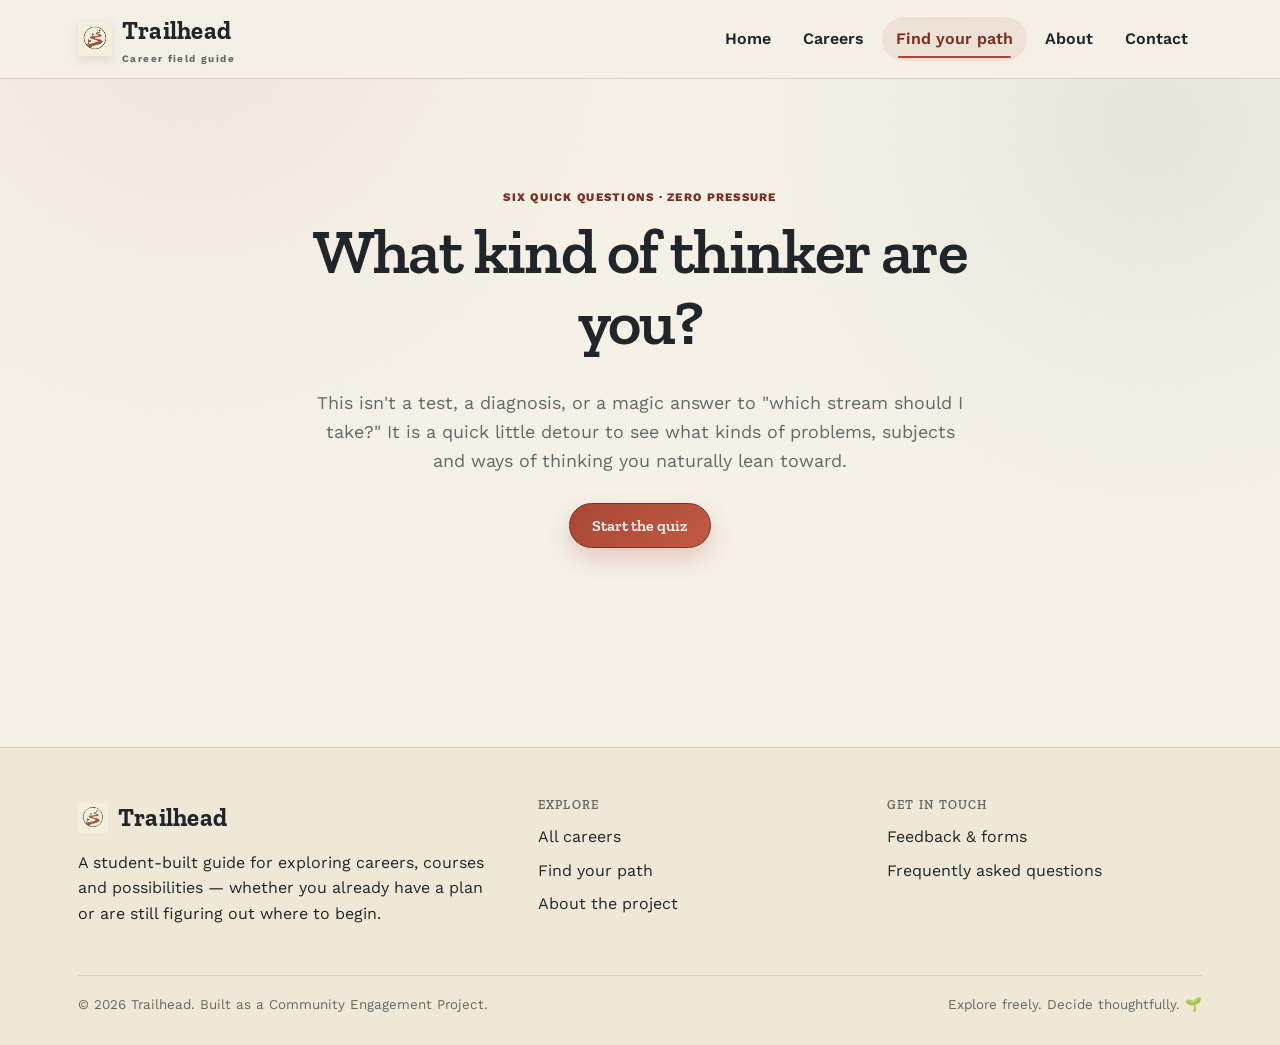
<file: quiz.html>
<!DOCTYPE html>
<html lang="en">
<head>
<meta charset="UTF-8">
<meta name="viewport" content="width=device-width, initial-scale=1.0">
<title>Find your path — Trailhead</title>
<meta name="description" content="Answer six quick questions about how you think and what you enjoy, then see which areas you naturally lean toward.">
<link rel="icon" href="assets/favicon.svg" type="image/svg+xml">
<link rel="preconnect" href="https://fonts.googleapis.com">
<link href="https://fonts.googleapis.com/css2?family=Zilla+Slab:wght@400;500;600;700&family=Work+Sans:wght@400;500;600;700&display=swap" rel="stylesheet">
<link rel="stylesheet" href="css/style.css">
<link rel="stylesheet" href="css/quiz.css">
</head>
<body>
<a class="skip-link" href="#main">Skip to content</a>

<header class="site-header">
  <div class="container">
    <a href="index.html" class="brand">
      <img class="brand-mark" src="assets/favicon.svg" width="34" height="34" alt="" aria-hidden="true">
      <span class="brand-text">Trailhead<small>Career field guide</small></span>
    </a>
    <button class="nav-toggle" aria-label="Toggle menu" aria-expanded="false"><span></span></button>
    <nav class="main-nav" aria-label="Primary">
      <ul>
        <li><a href="index.html">Home</a></li>
        <li><a href="careers.html">Careers</a></li>
        <li><a href="quiz.html">Find your path</a></li>
        <li><a href="about.html">About</a></li>
        <li><a href="contact.html">Contact</a></li>
      </ul>
    </nav>
  </div>
</header>

<main id="main">
  <section class="section-tight quiz-wrap">
    <div class="container quiz-container">

      <div class="quiz-intro" id="quiz-intro">
        <span class="eyebrow-plain">Six quick questions · zero pressure</span>
        <h1>What kind of thinker are you?</h1>
        <p class="lede">This isn't a test, a diagnosis, or a magic answer to "which stream should I take?" It is a quick little detour to see what kinds of problems, subjects and ways of thinking you naturally lean toward.</p>
        <button class="btn btn-solid" id="start-quiz">Start the quiz</button>
      </div>

      <div class="quiz-card" id="quiz-card" hidden>
        <div class="quiz-progress" aria-hidden="true">
          <div class="quiz-progress-track">
            <div class="quiz-progress-fill" id="progress-fill"></div>
          </div>
          <span class="quiz-progress-label" id="progress-label">Question 1 of 6</span>
        </div>

        <h2 id="question-text"></h2>
        <div class="quiz-options" id="quiz-options"></div>

        <div class="quiz-nav">
          <button class="btn btn-ghost btn-sm" id="back-btn">Back</button>
        </div>
      </div>

      <div class="quiz-result" id="quiz-result" hidden>
        <span class="eyebrow-plain">Your trailhead is</span>
        <h2 id="result-stream"></h2>
        <p class="lede" id="result-copy"></p>
        <div class="quiz-result-actions">
          <a href="careers.html" class="btn btn-solid" id="result-cta">See these careers</a>
          <button class="btn btn-ghost" id="retake-btn">Retake the quiz</button>
        </div>
      </div>

    </div>
  </section>
</main>

<footer class="site-footer">
  <div class="container">
    <div class="footer-grid">
      <div>
        <div class="brand" style="margin-bottom:12px;">
          <img src="assets/favicon.svg" width="30" height="30" alt="" aria-hidden="true">
          <span class="brand-text">Trailhead</span>
        </div>
        <p>A student-built guide for exploring careers, courses and possibilities — whether you already have a plan or are still figuring out where to begin.</p>
      </div>
      <div>
        <h4>Explore</h4>
        <ul>
          <li><a href="careers.html">All careers</a></li>
          <li><a href="quiz.html">Find your path</a></li>
          <li><a href="about.html">About the project</a></li>
        </ul>
      </div>
      <div>
        <h4>Get in touch</h4>
        <ul>
          <li><a href="contact.html">Feedback &amp; forms</a></li>
          <li><a href="contact.html#faq">Frequently asked questions</a></li>
        </ul>
      </div>
    </div>
    <div class="footer-bottom">
      <span>&copy; <span id="footer-year"></span> Trailhead. Built as a Community Engagement Project.</span>
      <span>Explore freely. Decide thoughtfully. 🌱</span>
    </div>
  </div>
</footer>

<script src="js/data.js"></script>
<script src="js/main.js"></script>
<script src="js/quiz.js"></script>
</body>
</html>
</file>
<file: css/style.css>
/* =========================================================
   TRAILHEAD — upgraded visual system
   Same structure + logic, with more depth, motion and polish.
   ========================================================= */
@font-face { font-family:'Zilla Slab'; src:local('Zilla Slab'); }

:root {
  --paper:#f5f1e7;
  --paper-alt:#fffdf7;
  --paper-line:#d8d0bd;
  --ink:#1f2528;
  --ink-soft:#626a68;

  --rust:#a94735;
  --rust-dark:#7d2f24;
  --forest:#2f5b4b;
  --forest-dark:#234638;
  --gold:#c28f2c;
  --gold-dark:#8f681c;
  --plum:#71506a;
  --slate:#315a69;
  --slate-dark:#203b49;

  --stream-any:#315a69;
  --stream-science:#2f5b4b;
  --stream-commerce:#b17d20;
  --stream-arts:#71506a;
  --stream-vocational:#a94735;

  --radius-sm:12px;
  --radius-md:22px;
  --shadow-soft:0 16px 38px rgba(31,37,40,.09);
  --shadow-3d:0 18px 35px rgba(31,37,40,.13), 0 3px 0 rgba(31,37,40,.10);
  --shadow-stamp:0 8px 18px rgba(31,37,40,.09);

  --font-display:'Zilla Slab','Roboto Slab',Georgia,serif;
  --font-body:'Work Sans','Segoe UI',Arial,sans-serif;
  --maxw:1180px;
}

*{box-sizing:border-box}
html{scroll-behavior:smooth}
body{
  margin:0;color:var(--ink);font-family:var(--font-body);font-size:16px;line-height:1.6;
  background:
    radial-gradient(circle at 15% 0%,rgba(169,71,53,.07),transparent 30%),
    radial-gradient(circle at 90% 12%,rgba(49,90,105,.07),transparent 28%),
    var(--paper);
}
body::before{
  content:"";position:fixed;inset:0;pointer-events:none;opacity:.28;z-index:-1;
  background-image:radial-gradient(circle at 1px 1px,rgba(31,37,40,.045) 1px,transparent 0);
  background-size:24px 24px;
}
img{max-width:100%;display:block}
a{color:var(--rust-dark)}
h1,h2,h3,h4{font-family:var(--font-display);font-weight:600;line-height:1.1;margin:0 0 .5em;color:var(--ink)}
h1{font-size:clamp(2.5rem,5vw,4.5rem);letter-spacing:-.025em}
h2{font-size:clamp(1.8rem,3vw,2.7rem);letter-spacing:-.015em}
h3{font-size:1.35rem}
p{margin:0 0 1em;max-width:62ch}
.container{max-width:var(--maxw);margin:0 auto;padding:0 28px}
button,input,select,textarea{font-family:inherit;font-size:inherit}
:focus-visible{outline:3px solid var(--gold);outline-offset:3px}

.skip-link{position:absolute;left:-9999px;top:0;background:var(--ink);color:var(--paper);padding:10px 16px;z-index:500}
.skip-link:focus{left:12px;top:12px}

/* Header */
.site-header{
  position:sticky;top:0;z-index:100;background:rgba(245,241,231,.9);
  border-bottom:1px solid rgba(31,37,40,.16);backdrop-filter:blur(16px);-webkit-backdrop-filter:blur(16px);
}
.site-header .container{display:flex;align-items:center;justify-content:space-between;height:78px}
.brand{display:flex;align-items:center;gap:10px;text-decoration:none;color:var(--ink)}
.brand-mark{flex-shrink:0;filter:drop-shadow(0 4px 5px rgba(31,37,40,.12))}
.brand-text{font-family:var(--font-display);font-size:1.55rem;font-weight:700;letter-spacing:.01em}
.brand-text small{display:block;font-family:var(--font-body);font-size:.62rem;font-weight:700;color:var(--ink-soft);letter-spacing:.14em}
.main-nav ul{display:flex;gap:4px;list-style:none;margin:0;padding:0}
.main-nav a{display:inline-block;padding:9px 14px;color:var(--ink);text-decoration:none;font-weight:600;border-radius:999px;position:relative;transition:background .2s ease,color .2s ease,transform .2s ease}
.main-nav a:hover{color:var(--rust-dark);background:rgba(169,71,53,.08);transform:translateY(-1px)}
.main-nav a[aria-current=page]{color:var(--rust-dark);background:rgba(169,71,53,.09)}
.main-nav a[aria-current=page]::after{content:"";position:absolute;left:16px;right:16px;bottom:3px;height:2px;background:var(--rust);border-radius:2px}
.nav-toggle{display:none;background:rgba(255,255,255,.5);border:1px solid rgba(31,37,40,.35);border-radius:10px;padding:8px 10px;cursor:pointer}
.nav-toggle span,.nav-toggle span::before,.nav-toggle span::after{content:"";display:block;width:20px;height:2px;background:var(--ink);position:relative}
.nav-toggle span::before{top:-6px}.nav-toggle span::after{top:4px}
@media(max-width:760px){
 .nav-toggle{display:block}.main-nav{position:absolute;top:78px;left:0;right:0;background:rgba(245,241,231,.98);border-bottom:1px solid rgba(31,37,40,.16);display:none}
 .main-nav.open{display:block}.main-nav ul{flex-direction:column;padding:10px 28px 20px}.main-nav a{display:block;padding:12px 0}
}

/* Buttons */
.btn{display:inline-flex;align-items:center;gap:8px;font-family:var(--font-display);font-weight:600;font-size:1rem;padding:12px 22px;border-radius:999px;border:1px solid rgba(31,37,40,.65);text-decoration:none;cursor:pointer;background:rgba(255,255,255,.25);color:var(--ink);box-shadow:var(--shadow-stamp);transition:transform .22s ease,box-shadow .22s ease,background .22s ease}
.btn:hover{transform:translateY(-3px);box-shadow:0 13px 25px rgba(31,37,40,.13)}
.btn:active{transform:translateY(0)}
.btn-solid{background:linear-gradient(135deg,var(--rust),#c15a43);color:#fff9f0;border-color:var(--rust-dark);box-shadow:0 10px 22px rgba(169,71,53,.23)}
.btn-solid:hover{background:linear-gradient(135deg,var(--rust-dark),var(--rust))}
.btn-ghost{background:rgba(255,255,255,.42)}
.btn-sm{padding:8px 14px;font-size:.85rem}

/* Footer */
.site-footer{border-top:1px solid rgba(31,37,40,.14);margin-top:90px;padding:50px 0 30px;background:rgba(228,217,189,.38)}
.footer-grid{display:grid;grid-template-columns:1.35fr 1fr 1fr;gap:34px}
.footer-grid h4{font-size:.78rem;letter-spacing:.1em;text-transform:uppercase;color:var(--ink-soft);margin-bottom:12px}
.footer-grid ul{list-style:none;margin:0;padding:0}.footer-grid li{margin-bottom:8px}
.footer-grid a{color:var(--ink);text-decoration:none;transition:color .2s ease,transform .2s ease}
.footer-grid a:hover{color:var(--rust-dark)}
.footer-bottom{margin-top:32px;padding-top:18px;border-top:1px solid var(--paper-line);font-size:.84rem;color:var(--ink-soft);display:flex;justify-content:space-between;flex-wrap:wrap;gap:10px}
@media(max-width:700px){.footer-grid{grid-template-columns:1fr}}

/* Tags */
.tag{display:inline-flex;align-items:center;gap:6px;font-size:.72rem;font-weight:700;letter-spacing:.03em;padding:4px 10px 4px 8px;border-radius:999px;border:1px solid currentColor;white-space:nowrap;background:rgba(255,255,255,.38)}
.tag::before{content:"";width:7px;height:7px;border-radius:50%;background:currentColor}
.tag-any{color:var(--stream-any)}.tag-science{color:var(--stream-science)}.tag-commerce{color:var(--stream-commerce)}.tag-arts{color:var(--stream-arts)}.tag-vocational{color:var(--stream-vocational)}

/* Sections */
.section{padding:82px 0}.section-tight{padding:54px 0}
.eyebrow-plain{font-weight:800;color:var(--rust-dark);margin-bottom:10px;display:block;text-transform:uppercase;letter-spacing:.11em;font-size:.72rem}
.lede{font-size:1.12rem;color:var(--ink-soft);max-width:60ch}
hr.rule{border:none;border-top:1px dashed var(--paper-line);margin:50px 0}
.visually-hidden{position:absolute;width:1px;height:1px;overflow:hidden;clip:rect(0 0 0 0);white-space:nowrap}
.center{text-align:center}.stack-gap-sm>*+*{margin-top:12px}

/* gentle page entrance */
main{animation:page-in .55s ease both}
@keyframes page-in{from{opacity:0;transform:translateY(7px)}to{opacity:1;transform:none}}
@media(prefers-reduced-motion:reduce){*,*::before,*::after{animation-duration:.01ms!important;animation-iteration-count:1!important;scroll-behavior:auto!important}}
</file>
<file: css/home.css>
/* ============ HERO ============ */
.hero{padding:68px 0 42px;overflow:hidden;position:relative}
.hero::before{content:"";position:absolute;width:360px;height:360px;right:-120px;top:20px;border-radius:50%;background:rgba(49,90,105,.08);filter:blur(4px);pointer-events:none}
.hero-grid{display:grid;grid-template-columns:1.05fr .95fr;gap:44px;align-items:center}
.hero-copy h1{margin-bottom:.38em}
.hero-copy strong{color:var(--rust-dark)}
.hero-actions{display:flex;gap:14px;flex-wrap:wrap;margin:28px 0 40px}
.hero-stats{display:flex;gap:34px;margin:0;padding-top:24px;border-top:1px dashed var(--paper-line)}
.hero-stats>div{display:flex;flex-direction:column}
.hero-stats dt{font-family:var(--font-display);font-size:2rem;font-weight:700;color:var(--rust-dark);line-height:1}
.hero-stats dd{margin:7px 0 0;font-size:.82rem;color:var(--ink-soft)}
.hero-art{position:relative;perspective:1000px}
.hero-svg{width:100%;height:auto;display:block;filter:drop-shadow(0 22px 25px rgba(31,37,40,.12));transform:rotateY(-3deg);transition:transform .5s ease}
.hero-art:hover .hero-svg{transform:rotateY(2deg) rotateX(1deg) translateY(-5px)}
.contour{fill:none;stroke:var(--forest);opacity:.25;stroke-width:2}.contour.c2{stroke:var(--slate);opacity:.18}
.ring{fill:none;stroke:var(--gold-dark);opacity:.35;stroke-width:1.5}.ring.r3,.ring.r4{stroke:var(--plum);opacity:.3}
.trail{fill:none;stroke:var(--rust);stroke-width:3;stroke-linecap:round;stroke-dasharray:9 10;stroke-dashoffset:900;animation:draw-trail 2.6s ease-out forwards .2s}
@keyframes draw-trail{to{stroke-dashoffset:0}}
.waypoint circle{fill:var(--paper);stroke:var(--ink);stroke-width:2;opacity:0;transform-origin:center;animation:pop-in .4s ease-out forwards}
.wp1 circle{animation-delay:1.1s}.wp2 circle{animation-delay:1.6s}.wp3 circle{animation-delay:2.1s}
.waypoint.wp-final circle{fill:var(--rust);animation-delay:2.5s}.waypoint.wp-final .flagpole{stroke:var(--ink);stroke-width:2;opacity:0;animation:pop-in .3s ease-out forwards 2.7s}.waypoint.wp-final .flag{fill:var(--gold);stroke:var(--ink);stroke-width:1;opacity:0;animation:pop-in .3s ease-out forwards 2.85s}
@keyframes pop-in{from{opacity:0;transform:scale(.3)}to{opacity:1;transform:scale(1)}}
@media(prefers-reduced-motion:reduce){.trail,.waypoint circle,.waypoint .flagpole,.waypoint .flag{animation:none!important;stroke-dashoffset:0!important;opacity:1!important}}
@media(max-width:860px){.hero-grid{grid-template-columns:1fr}.hero-art{max-width:340px;margin:0 auto}.hero-stats{flex-wrap:wrap;row-gap:16px}}

/* ============ STREAM CARDS ============ */
.stream-grid{display:grid;grid-template-columns:repeat(4,1fr);grid-template-rows:auto auto;gap:18px;margin-top:34px}
.stream-card.wide{grid-column:span 4}
.stream-card{
 position:relative;display:block;background:linear-gradient(145deg,rgba(255,255,255,.78),rgba(228,217,189,.5));
 border:1px solid rgba(31,37,40,.2);border-radius:18px;padding:24px 22px 21px;text-decoration:none;color:var(--ink);
 box-shadow:var(--shadow-3d);transition:transform .25s ease,box-shadow .25s ease,border-color .25s ease;
 transform-style:preserve-3d;overflow:hidden
}
.stream-card::after{content:"↗";position:absolute;right:18px;bottom:17px;font-size:1rem;color:var(--ink-soft);opacity:.65;transition:transform .25s ease,color .25s ease}
.stream-card:hover{transform:translateY(-7px) rotateX(1deg) rotateY(-1deg);box-shadow:0 24px 42px rgba(31,37,40,.15),0 4px 0 rgba(31,37,40,.08);border-color:rgba(31,37,40,.35)}
.stream-card:hover::after{transform:translate(3px,-3px);color:var(--rust-dark)}
.stream-card h3{margin:9px 0 8px}.stream-card p{font-size:.92rem;color:var(--ink-soft);margin-bottom:14px}
.stream-card-bar{position:absolute;top:0;left:0;right:0;height:5px}
.stream-card[data-stream=Science] .stream-card-bar{background:var(--stream-science)}
.stream-card[data-stream=Commerce] .stream-card-bar{background:var(--stream-commerce)}
.stream-card[data-stream=Arts] .stream-card-bar{background:var(--stream-arts)}
.stream-card[data-stream=Vocational] .stream-card-bar{background:var(--stream-vocational)}
.stream-card[data-stream=Any] .stream-card-bar{background:var(--stream-any)}
.stream-count{font-size:.78rem;font-weight:700;color:var(--rust-dark)}
@media(max-width:900px){.stream-grid{grid-template-columns:1fr 1fr}.stream-card.wide{grid-column:span 2}}
@media(max-width:560px){.stream-grid{grid-template-columns:1fr}.stream-card.wide{grid-column:span 1}}

/* ============ HOW IT WORKS ============ */
.howto-grid{display:grid;grid-template-columns:.9fr 1.1fr;gap:50px;align-items:start}
.howto-copy{position:sticky;top:112px}
.howto-steps{list-style:none;margin:0;padding:0}
.howto-steps li{display:flex;gap:18px;padding:22px 0;border-top:1px dashed var(--paper-line);transition:transform .2s ease}
.howto-steps li:hover{transform:translateX(5px)}
.howto-steps li:first-child{border-top:none}
.howto-num{font-family:var(--font-display);font-size:1.6rem;font-weight:700;color:var(--rust);flex-shrink:0;width:40px}
.howto-steps h3{margin-bottom:4px}.howto-steps p{margin:0;color:var(--ink-soft);font-size:.95rem}
@media(max-width:800px){.howto-grid{grid-template-columns:1fr}.howto-copy{position:static}}

/* ============ QUIZ TEASER ============ */
.quiz-teaser{background:linear-gradient(135deg,#203b49,#2d5362);color:#f1ede0;border-radius:26px;margin:0 28px;box-shadow:0 24px 50px rgba(32,59,73,.18);overflow:hidden;position:relative}
.quiz-teaser::before{content:"";position:absolute;width:260px;height:260px;right:-90px;top:-90px;border-radius:50%;border:1px solid rgba(255,255,255,.16);box-shadow:0 0 0 30px rgba(255,255,255,.025),0 0 0 60px rgba(255,255,255,.02)}
.quiz-teaser h2,.quiz-teaser .eyebrow-plain{color:#fff}.quiz-teaser .eyebrow-plain{color:#e4c77c}.quiz-teaser .lede{color:#d4d9d8}
.quiz-teaser-inner{display:grid;grid-template-columns:1.2fr .8fr;align-items:center;gap:30px;padding:60px 28px;max-width:calc(var(--maxw) - 56px);position:relative;z-index:1}
.quiz-teaser .btn-solid{background:linear-gradient(135deg,var(--gold),#dfb458);border-color:var(--gold-dark);color:#201a08}.quiz-teaser .btn-solid:hover{background:var(--gold-dark);color:#f1ede0}
.quiz-teaser-art{max-width:220px;margin:0 auto;filter:drop-shadow(0 12px 15px rgba(0,0,0,.16))}
.compass-ring{fill:none;stroke:#f1ede0;stroke-width:1.5;opacity:.5}.compass-ring-inner{fill:none;stroke:var(--gold);stroke-width:1.5;opacity:.7;stroke-dasharray:3 6}
.compass-needle{fill:var(--rust);animation:spin-needle 6s linear infinite;transform-origin:100px 100px}.compass-pin{fill:#f1ede0}
@keyframes spin-needle{0%{transform:rotate(0)}50%{transform:rotate(190deg)}100%{transform:rotate(360deg)}}
@media(prefers-reduced-motion:reduce){.compass-needle{animation:none}}
@media(max-width:760px){.quiz-teaser-inner{grid-template-columns:1fr}.quiz-teaser-art{display:none}}

.hero-floating-note{position:absolute;right:-6px;top:18px;z-index:2;padding:9px 13px;border-radius:999px;background:rgba(255,253,247,.82);border:1px solid rgba(31,37,40,.16);box-shadow:0 12px 25px rgba(31,37,40,.11);font-size:.65rem;font-weight:800;letter-spacing:.08em;color:var(--ink-soft);animation:float-note 4s ease-in-out infinite}
.hero-floating-note b{color:var(--rust);padding:0 4px}
@keyframes float-note{0%,100%{transform:translateY(0) rotate(1deg)}50%{transform:translateY(-7px) rotate(-1deg)}}
@media(max-width:860px){.hero-floating-note{right:0;top:0}}
@media(prefers-reduced-motion:reduce){.hero-floating-note{animation:none}}
</file>
<file: css/about.css>
.about-hero .lede{max-width:68ch}
.about-grid{display:grid;grid-template-columns:1fr 1fr;gap:50px}.about-grid p{max-width:none}
@media(max-width:800px){.about-grid{grid-template-columns:1fr;gap:34px}}
.numbers-grid{display:grid;grid-template-columns:repeat(3,1fr);gap:18px;margin-top:30px}
.number-card{border:1px solid rgba(31,37,40,.2);border-radius:18px;background:linear-gradient(145deg,rgba(255,255,255,.8),rgba(228,217,189,.45));padding:28px 22px;box-shadow:var(--shadow-3d);display:flex;flex-direction:column;gap:8px;transition:transform .22s ease}.number-card:hover{transform:translateY(-5px)}
.number-big{font-family:var(--font-display);font-size:2.6rem;font-weight:700;color:var(--rust-dark);line-height:1}.number-label{color:var(--ink-soft);font-size:.9rem}
@media(max-width:700px){.numbers-grid{grid-template-columns:1fr}}
.about-use-inner{max-width:760px}.use-steps{margin:26px 0 0;padding:0;list-style:none;counter-reset:use}
.use-steps li{counter-increment:use;position:relative;padding:16px 0 16px 46px;border-top:1px dashed var(--paper-line)}.use-steps li:first-child{border-top:none}
.use-steps li::before{content:counter(use);position:absolute;left:0;top:14px;width:30px;height:30px;border-radius:50%;background:var(--forest);color:#fff5e9;font-family:var(--font-display);font-weight:700;display:flex;align-items:center;justify-content:center;font-size:.9rem;box-shadow:0 6px 12px rgba(47,91,75,.18)}
.about-note{background:rgba(228,217,189,.35);border-top:1px solid var(--paper-line);border-bottom:1px solid var(--paper-line)}.about-note-inner{max-width:760px}.about-note p{max-width:none;color:var(--ink-soft)}
.project-section{position:relative;overflow:hidden}.project-card{background:linear-gradient(135deg,#203b49,#315a69);color:#f5f1e7;border-radius:26px;padding:42px;box-shadow:0 24px 55px rgba(32,59,73,.18);position:relative}.project-card::after{content:"C.E.P.";position:absolute;right:28px;top:24px;font-family:var(--font-display);font-size:4rem;font-weight:700;color:rgba(255,255,255,.06)}
.project-card h2,.project-card h3{color:#fff}.project-card p{color:#d6dddc;max-width:75ch}.project-kicker{color:#e4c77c;text-transform:uppercase;letter-spacing:.12em;font-size:.72rem;font-weight:800}
.credits-grid{display:grid;grid-template-columns:1fr 1fr;gap:16px;margin-top:26px}.credit-card{background:rgba(255,255,255,.07);border:1px solid rgba(255,255,255,.15);border-radius:16px;padding:20px}.credit-card strong{display:block;color:#fff;margin-bottom:5px}.credit-card span{color:#cbd4d3;font-size:.92rem}
.credit-note{font-size:.82rem;color:#b9c5c4!important;margin-top:18px}
@media(max-width:700px){.project-card{padding:30px 22px}.credits-grid{grid-template-columns:1fr}}
</file>
<file: css/careers.css>
.careers-head{padding-bottom:10px}
.careers-controls{margin-top:28px;display:flex;flex-wrap:wrap;gap:16px;align-items:center}
.search-box{display:flex;align-items:center;gap:10px;background:rgba(255,255,255,.72);border:1px solid rgba(31,37,40,.25);border-radius:999px;padding:11px 16px;flex:1 1 320px;max-width:460px;box-shadow:0 8px 20px rgba(31,37,40,.06);transition:box-shadow .2s ease,border-color .2s ease}
.search-box:focus-within{border-color:var(--slate);box-shadow:0 0 0 4px rgba(49,90,105,.09),0 10px 22px rgba(31,37,40,.08)}
.search-box input{border:none;outline:none;flex:1;background:transparent;color:var(--ink)}
.filter-chips{display:flex;flex-wrap:wrap;gap:8px}
.chip{font-family:var(--font-body);font-weight:600;font-size:.85rem;padding:8px 14px;border-radius:999px;border:1px solid rgba(31,37,40,.28);background:rgba(255,255,255,.35);color:var(--ink);cursor:pointer;transition:transform .18s ease,background .18s ease}
.chip:hover{transform:translateY(-2px)}
.chip.tag-science{border-color:var(--stream-science);color:var(--stream-science)}.chip.tag-commerce{border-color:var(--stream-commerce);color:var(--stream-commerce)}.chip.tag-arts{border-color:var(--stream-arts);color:var(--stream-arts)}.chip.tag-vocational{border-color:var(--stream-vocational);color:var(--stream-vocational)}.chip.tag-any{border-color:var(--stream-any);color:var(--stream-any)}
.chip.is-active{color:#fff;background:var(--ink);border-color:var(--ink)}.chip.tag-science.is-active{background:var(--stream-science);border-color:var(--stream-science)}.chip.tag-commerce.is-active{background:var(--stream-commerce);border-color:var(--stream-commerce)}.chip.tag-arts.is-active{background:var(--stream-arts);border-color:var(--stream-arts)}.chip.tag-vocational.is-active{background:var(--stream-vocational);border-color:var(--stream-vocational)}.chip.tag-any.is-active{background:var(--stream-any);border-color:var(--stream-any)}
.result-count{margin:18px 0 0;font-size:.85rem;color:var(--ink-soft);font-weight:600}
.careers-grid{display:grid;grid-template-columns:repeat(auto-fill,minmax(260px,1fr));gap:18px}
.career-card{position:relative;text-align:left;background:linear-gradient(145deg,rgba(255,255,255,.82),rgba(228,217,189,.42));border:1px solid rgba(31,37,40,.2);border-radius:18px;padding:20px 19px 17px;cursor:pointer;box-shadow:var(--shadow-3d);transition:transform .23s ease,box-shadow .23s ease,border-color .23s ease;display:flex;flex-direction:column;gap:10px;min-height:210px}
.career-card:hover{transform:translateY(-6px) rotateX(1deg);box-shadow:0 24px 40px rgba(31,37,40,.14);border-color:rgba(31,37,40,.34)}
.career-card-tags{display:flex;flex-wrap:wrap;gap:6px}.career-card h3{font-size:1.08rem;margin:0}.career-card p{font-size:.86rem;color:var(--ink-soft);margin:0;display:-webkit-box;-webkit-line-clamp:3;-webkit-box-orient:vertical;overflow:hidden}.career-card .view-trail{margin-top:auto;font-size:.8rem;font-weight:700;color:var(--rust-dark)}
.empty-state{text-align:center;padding:60px 20px;color:var(--ink-soft);font-size:1rem}.link-btn{background:none;border:none;padding:0;color:var(--rust-dark);font-weight:700;text-decoration:underline;cursor:pointer;font-size:inherit;font-family:inherit}
.load-more-wrap{text-align:center;margin-top:34px}
.modal-backdrop{position:fixed;inset:0;background:rgba(22,29,32,.58);backdrop-filter:blur(5px);display:flex;align-items:flex-start;justify-content:center;padding:6vh 20px;overflow-y:auto;z-index:300}
.modal-backdrop[hidden]{display:none}.modal{background:var(--paper);border:1px solid rgba(31,37,40,.25);border-radius:24px;max-width:640px;width:100%;padding:36px 34px 34px;position:relative;box-shadow:0 30px 80px rgba(0,0,0,.24),0 4px 0 rgba(31,37,40,.08);animation:modal-in .28s ease both}
@keyframes modal-in{from{opacity:0;transform:translateY(15px) scale(.98)}to{opacity:1;transform:none}}
.modal-close{position:absolute;top:14px;right:14px;width:34px;height:34px;border-radius:50%;border:1px solid rgba(31,37,40,.35);background:var(--paper-alt);font-size:1.3rem;line-height:1;cursor:pointer;transition:transform .2s ease}.modal-close:hover{transform:rotate(90deg)}
.modal-tags{display:flex;flex-wrap:wrap;gap:8px;margin-bottom:14px}.modal-subhead{margin-top:26px;font-size:1.05rem}
.trail-steps{list-style:none;margin:18px 0 0;padding:0;position:relative}.trail-steps li{position:relative;padding:0 0 22px 34px;border-left:1px dashed var(--paper-line);margin-left:12px;font-size:.94rem;color:var(--ink-soft)}.trail-steps li:last-child{border-left-color:transparent;padding-bottom:0}
.trail-steps li::before{content:attr(data-step);position:absolute;left:-13px;top:-2px;width:24px;height:24px;border-radius:50%;background:var(--rust);color:#fff5e9;font-family:var(--font-display);font-weight:700;font-size:.8rem;display:flex;align-items:center;justify-content:center;box-shadow:0 4px 8px rgba(169,71,53,.2)}
body.modal-open{overflow:hidden}
@media(max-width:560px){.modal{padding:30px 22px 26px}}
</file>
<file: css/contact.css>
/* =========================================================
   CONTACT PAGE
   ========================================================= */


/* ---------------------------------------------------------
   PAGE INTRO
   --------------------------------------------------------- */

.contact-head {
    padding-bottom: 10px;
}


/* ---------------------------------------------------------
   MAIN CONTACT LAYOUT
   --------------------------------------------------------- */

.contact-grid {
    display: grid;
    grid-template-columns: minmax(270px, 0.78fr) minmax(0, 1.5fr);
    gap: 26px;
    align-items: stretch;
}


/* ---------------------------------------------------------
   FORM AREA
   --------------------------------------------------------- */

.feedback-panel {
    min-width: 0;
}

.feedback-panel-head {
    margin-bottom: 20px;
}

.feedback-panel-head h2 {
    font-size: 1.7rem;
    margin: 7px 0 8px;
}

.feedback-panel-head p {
    color: var(--ink-soft);
    max-width: 720px;
    margin: 0;
}


/* ---------------------------------------------------------
   FORM CARDS
   --------------------------------------------------------- */

.form-cards {
    display: grid;
    grid-template-columns: 1fr 1fr;
    gap: 18px;
}

.contact-choice {
    position: relative;

    display: flex;
    flex-direction: column;

    min-height: 560px;
    padding: 28px;

    background: linear-gradient(
        145deg,
        rgba(255, 255, 255, 0.82),
        rgba(228, 217, 189, 0.45)
    );

    border: 1px solid rgba(31, 37, 40, 0.2);
    border-radius: 22px;

    box-shadow: var(--shadow-3d);

    overflow: hidden;
}


/* Coloured line at top of form cards */

.contact-choice::before {
    content: "";

    position: absolute;
    top: 0;
    left: 0;
    right: 0;

    height: 5px;

    background: linear-gradient(
        90deg,
        var(--rust),
        var(--gold)
    );
}


/* Form card text */

.contact-choice h2,
.contact-choice h3 {
    font-family: var(--font-display);
    font-size: 1.5rem;
    margin: 8px 0 12px;
}

.contact-choice p {
    color: var(--ink-soft);
}


/* ---------------------------------------------------------
   FORM CONTENT
   --------------------------------------------------------- */

.form-link-card {
    display: flex;
    flex-direction: column;
    align-items: center;

    width: 100%;

    margin-top: auto;
    padding-top: 28px;

    text-align: center;
}


/* ---------------------------------------------------------
   QR PLACEHOLDER
   --------------------------------------------------------- */

.qr-box {
    width: 150px;
    height: 150px;

    display: grid;
    place-items: center;

    margin: 0 auto 20px;

    background: rgba(255, 255, 255, 0.65);

    border: 1px dashed rgba(31, 37, 40, 0.4);
    border-radius: 18px;

    color: var(--ink-soft);

    font-size: 0.78rem;
    font-weight: 700;

    text-align: center;

    transition:
        transform 0.25s ease,
        box-shadow 0.25s ease,
        background 0.25s ease;
}

.qr-box:hover {
    transform: translateY(-4px);

    background: rgba(255, 255, 255, 0.85);

    box-shadow: 0 12px 25px rgba(31, 37, 40, 0.1);
}

.qr-box span {
    display: block;
    padding: 10px;
}

.qr-box img {
    display: block;
    width: 100%;
    height: 100%;
    object-fit: contain;
    border-radius: 12px;
}


/* ---------------------------------------------------------
   FORM BUTTON
   --------------------------------------------------------- */

.form-link {
    display: inline-flex;

    align-items: center;
    justify-content: center;

    width: 100%;
    max-width: 230px;

    min-height: 48px;

    padding: 11px 18px;

    background: var(--rust) !important;
    color: #ffffff !important;

    border-radius: 999px;

    text-decoration: none !important;

    font-weight: 700;

    box-shadow: 0 10px 20px rgba(169, 71, 53, 0.2);

    transition:
        transform 0.2s ease,
        box-shadow 0.2s ease;
}

.form-link:hover {
    transform: translateY(-3px);

    box-shadow: 0 14px 25px rgba(169, 71, 53, 0.28);
}


/* Small text underneath button */

.qr-hint {
    max-width: 260px;

    margin: 12px auto 0;

    color: var(--ink-soft) !important;

    font-size: 0.75rem;

    line-height: 1.5;

    text-align: center;
}


/* =========================================================
   OTHER WAYS TO REACH US
   ========================================================= */


/* Main dark contact card */

.contact-aside {
    position: relative;

    background: linear-gradient(
        145deg,
        #203b49,
        #294c5b 58%,
        #315a69
    );

    color: #f1ede0;

    border-radius: 24px;

    padding: 30px;

    box-shadow: 0 20px 42px rgba(32, 59, 73, 0.18);

    overflow: hidden;
}


/* Decorative circles */

.contact-aside::after {
    content: "";

    position: absolute;

    width: 190px;
    height: 190px;

    right: -80px;
    bottom: -80px;

    border: 1px solid rgba(255, 255, 255, 0.1);

    border-radius: 50%;

    box-shadow:
        0 0 0 24px rgba(255, 255, 255, 0.025),
        0 0 0 48px rgba(255, 255, 255, 0.018);
}


/* Heading */

.contact-aside h2 {
    position: relative;
    z-index: 1;

    color: #ffffff !important;

    font-size: 1.65rem;

    margin: 0 0 10px;
}


/* Description */

.contact-aside > p {
    position: relative;
    z-index: 1;

    color: rgba(241, 237, 224, 0.78) !important;

    max-width: 34rem;

    margin-bottom: 0;
}


/* ---------------------------------------------------------
   CONTACT LINKS CONTAINER
   --------------------------------------------------------- */

.contact-aside .contact-links {
    display: flex !important;
    flex-direction: column !important;

    gap: 10px;

    margin-top: 24px;

    position: relative;
    z-index: 5;
}


/* ---------------------------------------------------------
   INDIVIDUAL CONTACT LINK CARD
   --------------------------------------------------------- */

.contact-aside .contact-links .contact-link {
    display: flex !important;

    align-items: center !important;

    gap: 13px;

    width: 100%;

    box-sizing: border-box;

    padding: 13px 14px;

    border: 1px solid rgba(255, 255, 255, 0.14) !important;

    border-radius: 16px;

    background: rgba(255, 255, 255, 0.055) !important;

    color: #ffffff !important;

    text-decoration: none !important;

    font-size: inherit;

    line-height: normal;

    box-shadow: none;

    transition:
        transform 0.22s ease,
        background 0.22s ease,
        border-color 0.22s ease,
        box-shadow 0.22s ease;
}


/* Hover */

.contact-aside .contact-links .contact-link:hover {
    transform: translateX(4px);

    background: rgba(255, 255, 255, 0.1) !important;

    border-color: rgba(255, 255, 255, 0.26) !important;

    color: #ffffff !important;

    text-decoration: none !important;

    box-shadow: 0 10px 24px rgba(0, 0, 0, 0.12);
}


/* ---------------------------------------------------------
   CONTACT LINK ICON
   --------------------------------------------------------- */

.contact-aside .contact-link .contact-link-icon {
    width: 38px;
    height: 38px;

    display: grid !important;
    place-items: center;

    flex-shrink: 0;

    border-radius: 11px;

    background: rgba(228, 199, 124, 0.14) !important;

    color: #e4c77c !important;

    font-weight: 700;

    font-size: 0.85rem;

    line-height: 1;
}


/* ---------------------------------------------------------
   CONTACT LINK TEXT
   --------------------------------------------------------- */

.contact-aside .contact-link .contact-link-copy {
    display: flex !important;
    flex-direction: column !important;

    min-width: 0;

    gap: 3px;
}


/* Platform name */

.contact-aside .contact-link .contact-link-copy strong {
    display: block;

    color: #e4c77c !important;

    font-size: 0.74rem;

    text-transform: uppercase;

    letter-spacing: 0.09em;

    font-weight: 700;

    line-height: 1.2;
}


/* Address / username */

.contact-aside .contact-link .contact-link-copy span {
    display: block;

    color: #f4f0e6 !important;

    font-size: 0.84rem;

    line-height: 1.3;

    overflow: hidden;

    text-overflow: ellipsis;

    white-space: nowrap;
}


/* ---------------------------------------------------------
   TRAILHEAD NOTE
   --------------------------------------------------------- */

.contact-aside .contact-note {
    position: relative;
    z-index: 2;

    margin-top: 24px;

    padding: 15px 16px;

    border-left: 2px solid #e4c77c;

    background: rgba(255, 255, 255, 0.045);
}


/* Note title */

.contact-aside .contact-note > span {
    display: block;

    color: #e4c77c !important;

    font-size: 0.7rem;

    text-transform: uppercase;

    letter-spacing: 0.09em;

    font-weight: 700;
}


/* Note text */

.contact-aside .contact-note p {
    margin: 6px 0 0;

    color: rgba(241, 237, 224, 0.76) !important;

    font-size: 0.82rem;

    line-height: 1.5;
}


/* ---------------------------------------------------------
   FAQ
   --------------------------------------------------------- */

.faq-section {
    max-width: 800px;
}

.faq-list {
    display: flex;
    flex-direction: column;

    gap: 10px;

    margin-top: 24px;
}

.faq-item {
    padding: 4px 18px;

    background: rgba(255, 255, 255, 0.5);

    border: 1px solid rgba(31, 37, 40, 0.2);

    border-radius: 14px;

    transition: box-shadow 0.2s ease;
}

.faq-item[open] {
    box-shadow: var(--shadow-soft);
}

.faq-item summary {
    display: flex;

    align-items: center;
    justify-content: space-between;

    gap: 10px;

    padding: 14px 0;

    cursor: pointer;

    font-family: var(--font-display);

    font-weight: 600;

    list-style: none;
}

.faq-item summary::-webkit-details-marker {
    display: none;
}

.faq-item summary::after {
    content: "+";

    flex-shrink: 0;

    font-size: 1.3rem;

    color: var(--rust-dark);
}

.faq-item[open] summary::after {
    content: "\2212";
}

.faq-item p {
    margin: 0;

    padding-bottom: 16px;

    color: var(--ink-soft);

    max-width: none;
}


/* =========================================================
   RESPONSIVE — TABLET
   ========================================================= */

@media (max-width: 900px) {

    .contact-grid {
        grid-template-columns: 1fr;
    }

    .form-cards {
        grid-template-columns: 1fr 1fr;
    }

    .contact-aside {
        grid-column: auto;
    }
}


/* =========================================================
   RESPONSIVE — MOBILE
   ========================================================= */

@media (max-width: 650px) {

    .form-cards {
        grid-template-columns: 1fr;
    }

    .contact-choice {
        min-height: auto;
    }

    .form-link-card {
        margin-top: 28px;
    }
}


@media (max-width: 520px) {

    .contact-choice {
        padding: 24px;
    }

    .qr-box {
        width: 140px;
        height: 140px;
    }

    .form-link {
        max-width: 100%;
    }

    .contact-aside {
        padding: 24px;
    }

    .contact-aside .contact-link .contact-link-copy span {
        font-size: 0.8rem;
    }
}
</file>
<file: css/quiz.css>
.quiz-wrap{min-height:60vh}.quiz-container{max-width:720px}
.quiz-intro{text-align:center;padding:55px 0}.quiz-intro .lede{margin:0 auto 28px}
.quiz-card{background:linear-gradient(145deg,rgba(255,255,255,.82),rgba(228,217,189,.5));border:1px solid rgba(31,37,40,.2);border-radius:24px;padding:34px 32px;box-shadow:var(--shadow-3d)}
.quiz-progress{margin-bottom:26px}.quiz-progress-track{height:9px;background:rgba(255,255,255,.55);border:1px solid rgba(31,37,40,.2);border-radius:999px;overflow:hidden;margin-bottom:8px}.quiz-progress-fill{height:100%;width:0%;background:linear-gradient(90deg,var(--rust),var(--gold));transition:width .35s ease}.quiz-progress-label{font-size:.78rem;font-weight:700;color:var(--ink-soft)}
#question-text{margin-bottom:22px}
.quiz-options{display:flex;flex-direction:column;gap:11px;margin-bottom:22px}
.quiz-option{text-align:left;padding:15px 17px;border:1px solid rgba(31,37,40,.25);border-radius:14px;background:rgba(255,255,255,.58);cursor:pointer;font-family:var(--font-body);font-size:.98rem;color:var(--ink);transition:transform .2s ease,box-shadow .2s ease,border-color .2s ease,background .2s ease}
.quiz-option:hover{transform:translateY(-3px);box-shadow:0 9px 20px rgba(31,37,40,.08);border-color:var(--slate);background:#fffdf8}.quiz-option.is-selected{background:var(--rust);color:#fff5e9;border-color:var(--rust-dark);box-shadow:0 9px 20px rgba(169,71,53,.2)}
.quiz-nav{display:flex;justify-content:flex-start}.quiz-nav .btn[hidden]{display:none}
.quiz-result{background:linear-gradient(135deg,#203b49,#315a69);color:#f1ede0;border-radius:24px;padding:48px 34px;text-align:center;box-shadow:0 24px 50px rgba(32,59,73,.18)}.quiz-result .eyebrow-plain{color:#e4c77c}.quiz-result h2{color:#fff}.quiz-result .lede{color:#d4d9d8;margin:0 auto 26px}.quiz-result-actions{display:flex;gap:14px;justify-content:center;flex-wrap:wrap}.quiz-result .btn-ghost{color:#f1ede0;border-color:#d4d9d8;box-shadow:none}.quiz-result .btn-solid{background:var(--gold);border-color:var(--gold-dark);color:#201a08}.quiz-result .btn-solid:hover{background:var(--gold-dark);color:#f1ede0}
@media(max-width:560px){.quiz-card,.quiz-result{padding:28px 20px}}
</file>
